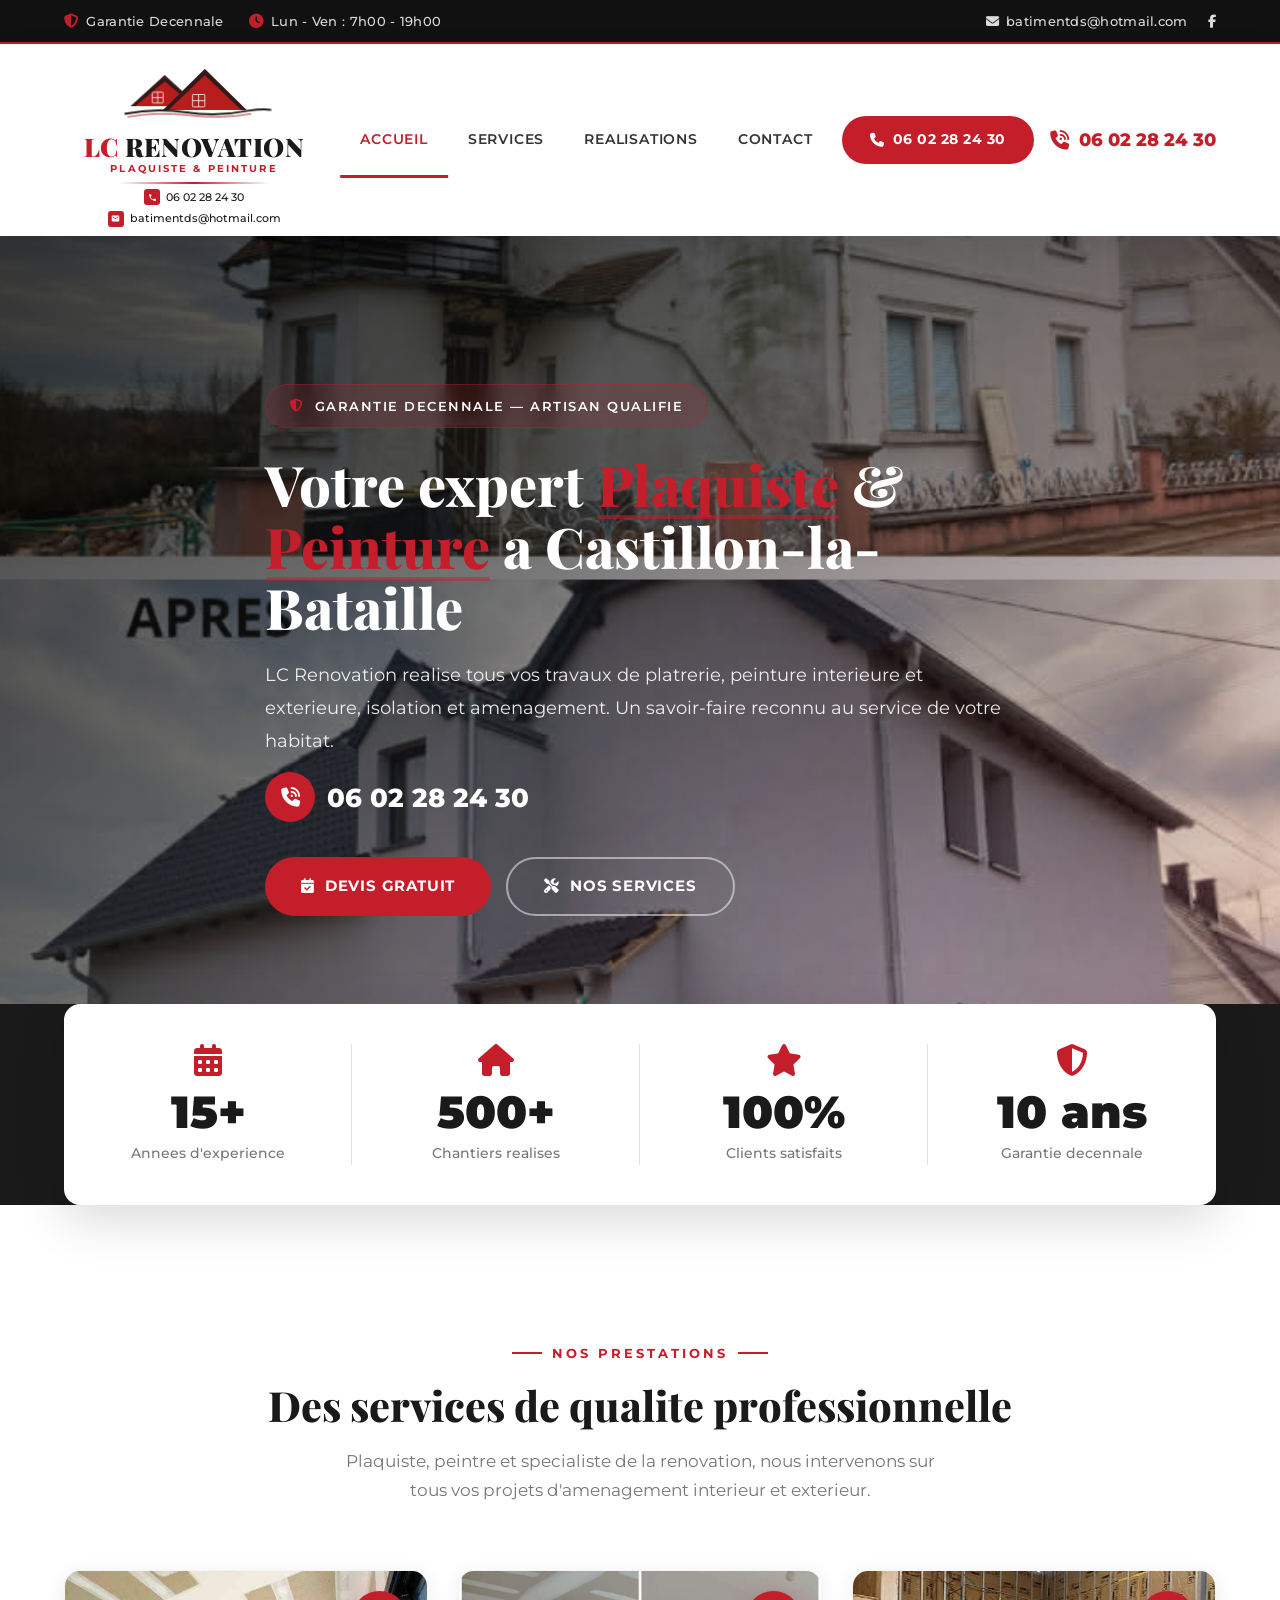
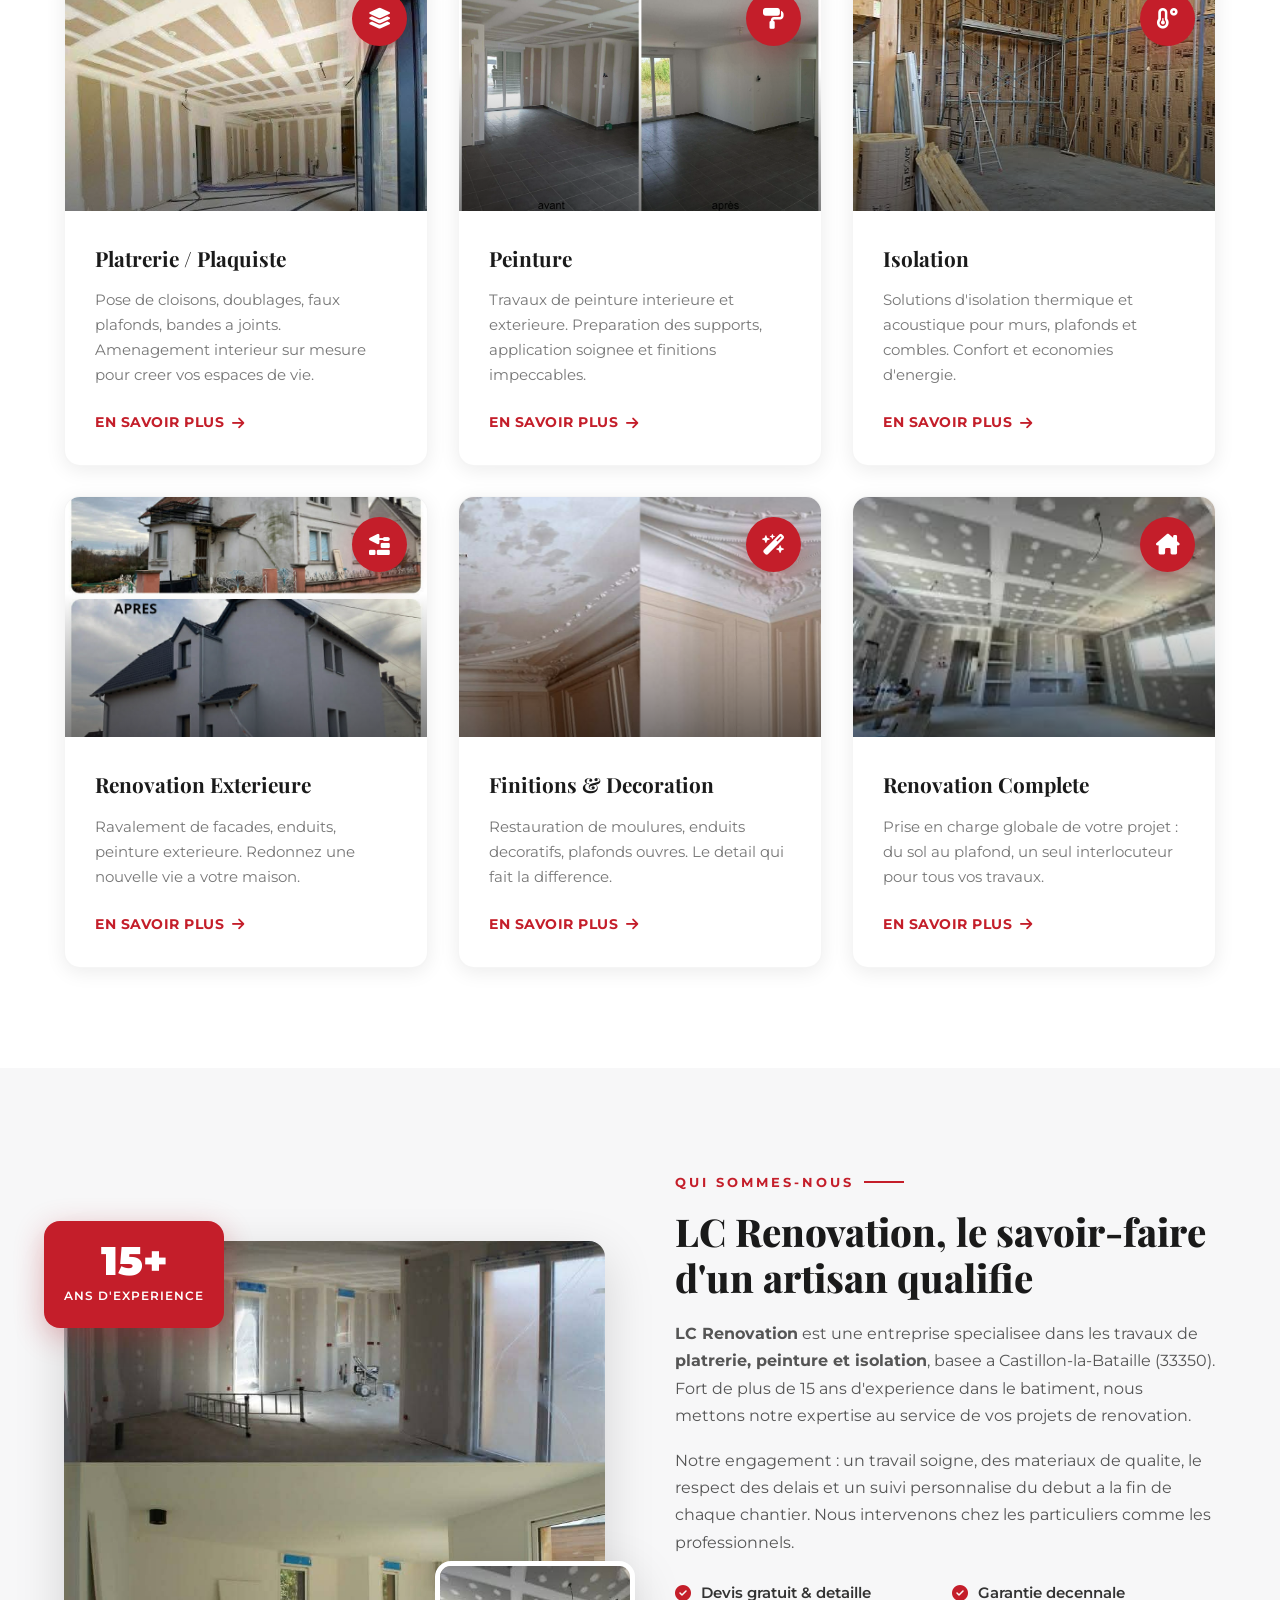
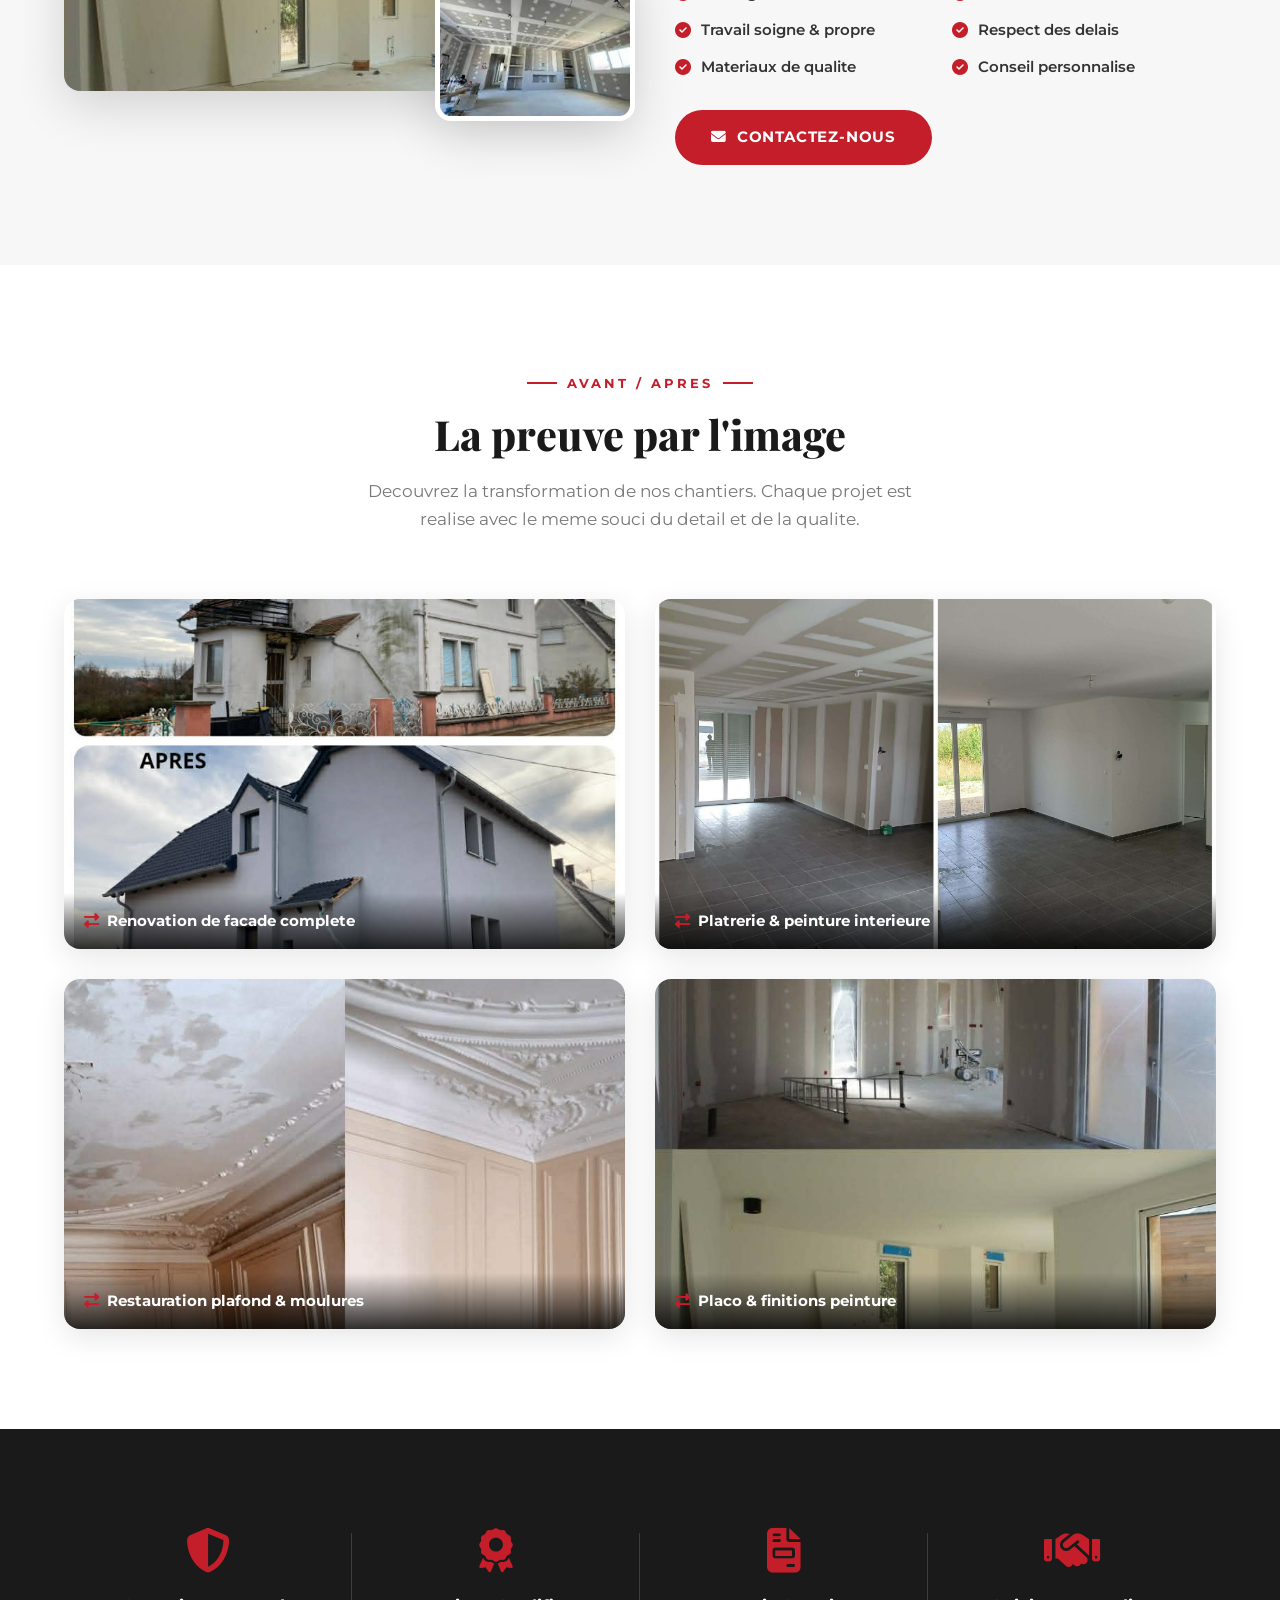
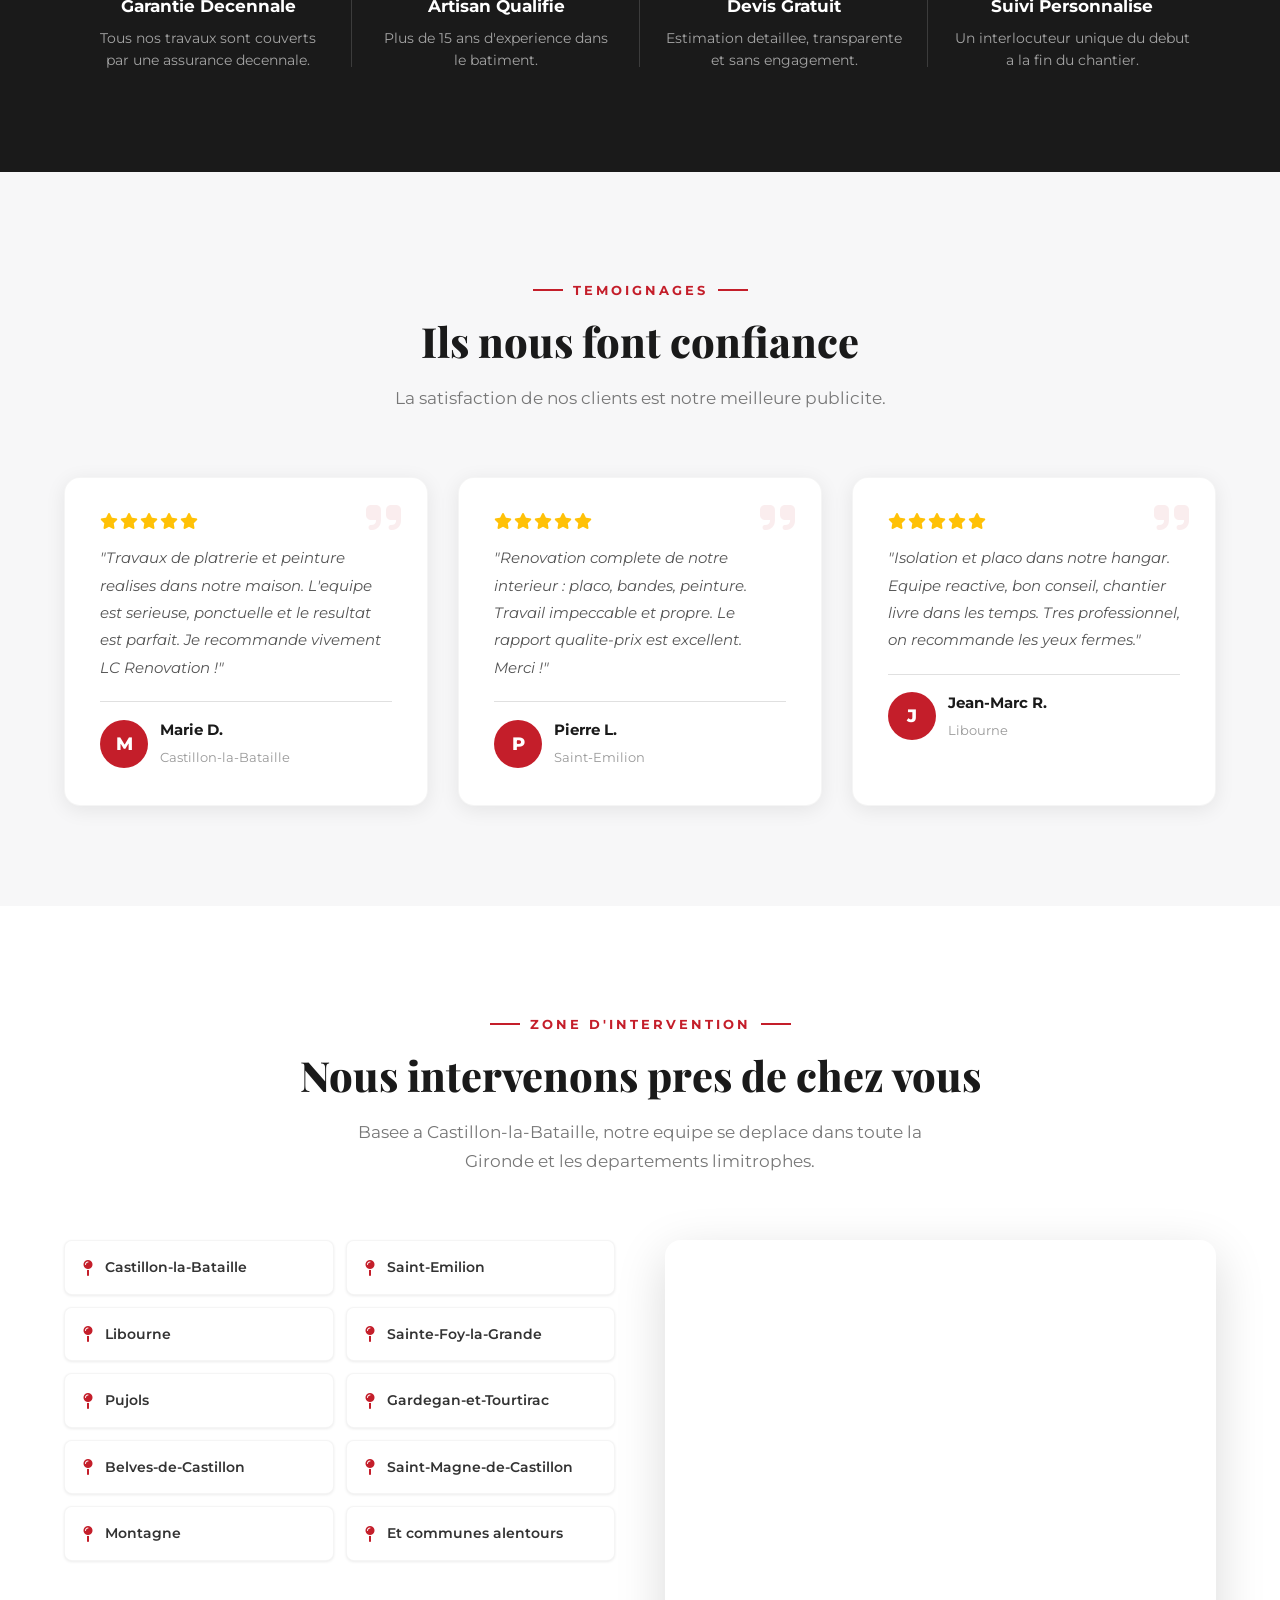
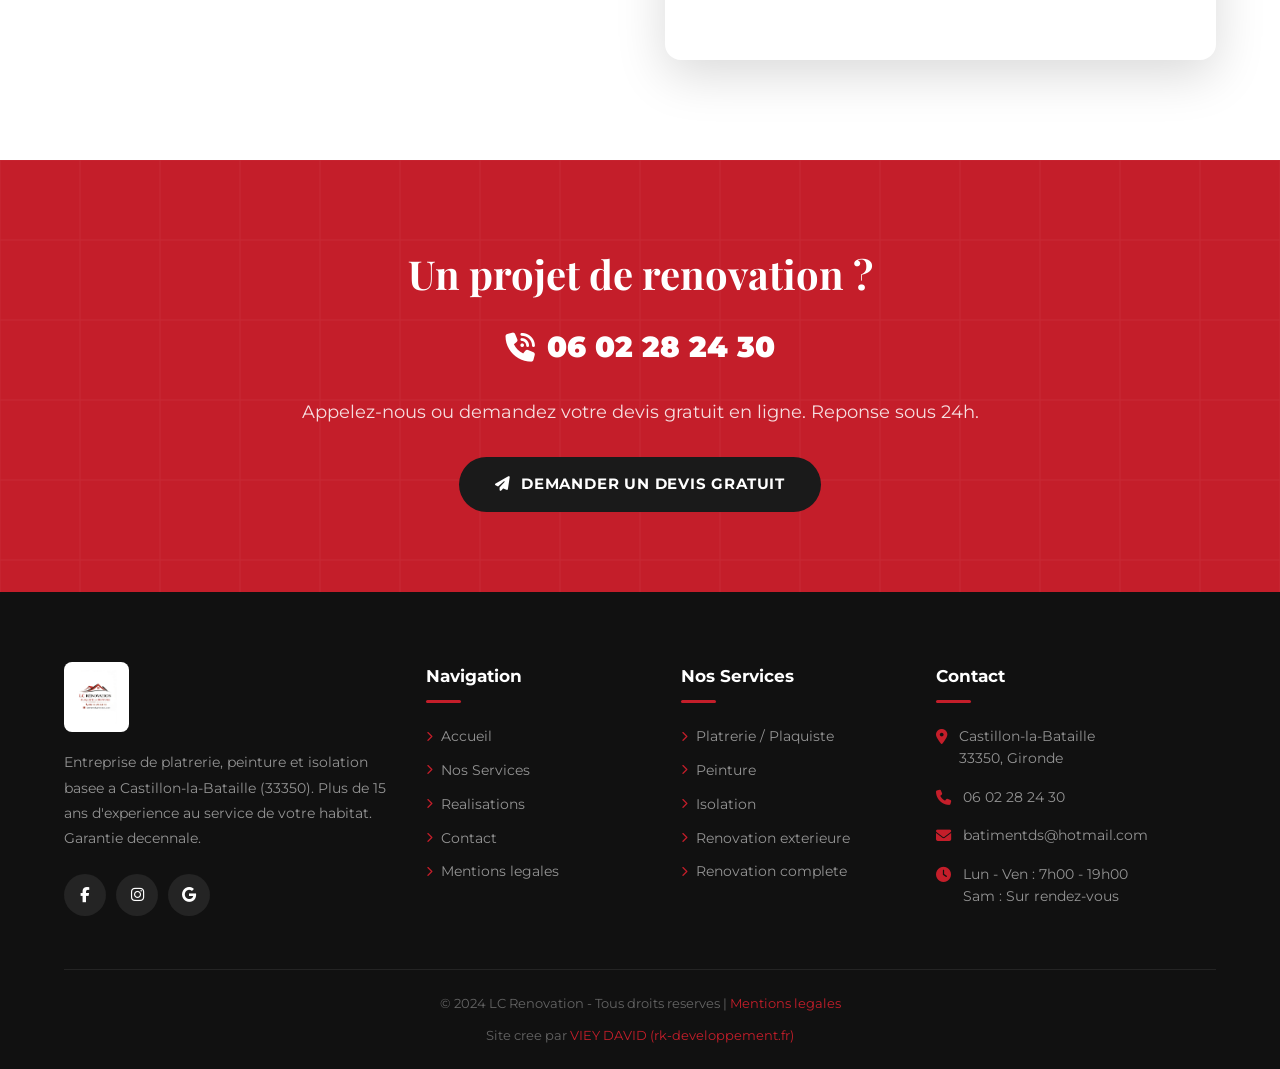
<file: index.html>
<!DOCTYPE html>
<html lang="fr">
<head>
    <meta charset="UTF-8">
    <meta name="viewport" content="width=device-width, initial-scale=1.0">
    <meta name="description" content="LC Renovation - Plaquiste et Peinture a Castillon-la-Bataille (33350). Platrerie, peinture interieure et exterieure, isolation. Devis gratuit. Tel : 06 02 28 24 30">
    <meta name="keywords" content="plaquiste, peinture, renovation, platrerie, isolation, Castillon-la-Bataille, 33350, Gironde, LC Renovation">
    <meta property="og:title" content="LC Renovation - Plaquiste et Peinture - Castillon-la-Bataille">
    <meta property="og:description" content="Plaquiste et peinture a Castillon-la-Bataille. Platrerie, isolation, renovation. Devis gratuit au 06 02 28 24 30.">
    <meta property="og:type" content="website">
    <meta property="og:locale" content="fr_FR">
    <title>LC Renovation | Plaquiste & Peinture - Castillon-la-Bataille (33350)</title>
    <link rel="icon" type="image/x-icon" href="images/favicon.ico">
    <link rel="stylesheet" href="https://cdnjs.cloudflare.com/ajax/libs/font-awesome/6.5.1/css/all.min.css">
    <link rel="stylesheet" href="css/style.css">

    <!-- Google Ads (activer avec votre ID) -->
    <!-- <script async src="https://pagead2.googlesyndication.com/pagead/js/adsbygoogle.js?client=ca-pub-XXXXXXXXXXXXXXXX" crossorigin="anonymous"></script> -->

    <!-- Google Analytics (activer avec votre ID) -->
    <!-- <script async src="https://www.googletagmanager.com/gtag/js?id=G-XXXXXXXXXX"></script>
    <script>
        window.dataLayer = window.dataLayer || [];
        function gtag(){dataLayer.push(arguments);}
        gtag('js', new Date());
        gtag('config', 'G-XXXXXXXXXX');
    </script> -->
</head>
<body>

    <!-- Preloader -->
    <div class="preloader">
        <img src="images/logo.jpg" alt="LC Renovation" class="preloader-logo">
        <div class="preloader-spinner"></div>
    </div>

    <!-- Top Bar -->
    <div class="top-bar">
        <div class="container">
            <div class="top-bar-left">
                <span><i class="fas fa-shield-halved"></i> Garantie Decennale</span>
                <span><i class="fas fa-clock"></i> Lun - Ven : 7h00 - 19h00</span>
            </div>
            <div class="top-bar-right">
                <a href="mailto:batimentds@hotmail.com"><i class="fas fa-envelope"></i> batimentds@hotmail.com</a>
                <a href="https://www.facebook.com/" target="_blank" rel="noopener"><i class="fab fa-facebook-f"></i></a>
            </div>
        </div>
    </div>

    <!-- Header -->
    <header class="header">
        <div class="container">
            <a href="index.html" class="logo">
                <div class="lc-logo">
                    <svg class="lc-icon" viewBox="0 0 220 100" fill="none" xmlns="http://www.w3.org/2000/svg">
                        <g class="roof-left">
                            <polygon points="28,70 72,30 116,70" fill="#b91c1c"/>
                            <polygon points="28,70 72,30 116,70 110,70 72,38 34,70" fill="#1a1a1a" opacity="0.85"/>
                            <rect x="56" y="52" width="14" height="14" rx="1" fill="#b91c1c" stroke="#fff" stroke-width="1"/>
                            <line x1="63" y1="52" x2="63" y2="66" stroke="#fff" stroke-width="1"/>
                            <line x1="56" y1="59" x2="70" y2="59" stroke="#fff" stroke-width="1"/>
                        </g>
                        <g class="roof-right">
                            <polygon points="70,75 124,22 178,75" fill="#b91c1c"/>
                            <polygon points="70,75 124,22 178,75 171,75 124,30 77,75" fill="#1a1a1a" opacity="0.85"/>
                            <rect x="108" y="55" width="16" height="16" rx="1" fill="#b91c1c" stroke="#fff" stroke-width="1"/>
                            <line x1="116" y1="55" x2="116" y2="71" stroke="#fff" stroke-width="1"/>
                            <line x1="108" y1="63" x2="124" y2="63" stroke="#fff" stroke-width="1"/>
                        </g>
                        <path class="roof-wave" d="M20,80 Q60,72 100,78 Q140,84 180,76 Q200,73 210,75" stroke="#1a1a1a" stroke-width="2.5" fill="none" stroke-dasharray="300" stroke-dashoffset="300"/>
                        <path class="roof-wave" d="M24,84 Q64,77 104,82 Q144,87 184,80" stroke="#b91c1c" stroke-width="1.2" fill="none" opacity="0.6" stroke-dasharray="250" stroke-dashoffset="250" style="animation-delay:0.9s"/>
                    </svg>
                    <div class="lc-title"><span class="lc">LC&nbsp;</span><span class="reno">RENOVATION</span></div>
                    <div class="lc-subtitle">Plaquiste &amp; Peinture</div>
                    <div class="lc-divider"></div>
                    <div class="lc-contact">
                        <div class="lc-contact-item"><span class="icon"><svg viewBox="0 0 24 24"><path d="M6.6 10.8c1.4 2.8 3.8 5.1 6.6 6.6l2.2-2.2c.3-.3.7-.4 1-.2 1.1.4 2.3.6 3.6.6.6 0 1 .4 1 1V20c0 .6-.4 1-1 1-9.4 0-17-7.6-17-17 0-.6.4-1 1-1h3.5c.6 0 1 .4 1 1 0 1.3.2 2.5.6 3.6.1.3 0 .7-.2 1L6.6 10.8z"/></svg></span><span>06 02 28 24 30</span></div>
                        <div class="lc-contact-item"><span class="icon"><svg viewBox="0 0 24 24"><path d="M20 4H4c-1.1 0-2 .9-2 2v12c0 1.1.9 2 2 2h16c1.1 0 2-.9 2-2V6c0-1.1-.9-2-2-2zm0 4l-8 5-8-5V6l8 5 8-5v2z"/></svg></span><span>batimentds@hotmail.com</span></div>
                    </div>
                </div>
            </a>

            <nav class="nav-menu">
                <a href="index.html" class="active">Accueil</a>
                <a href="services.html">Services</a>
                <a href="galerie.html">Realisations</a>
                <a href="contact.html">Contact</a>
                <a href="tel:+33602282430" class="nav-cta"><i class="fas fa-phone"></i> 06 02 28 24 30</a>
            </nav>

            <a href="tel:+33602282430" class="header-phone">
                <i class="fas fa-phone-volume"></i>
                <span>06 02 28 24 30</span>
            </a>

            <div class="hamburger">
                <span></span><span></span><span></span>
            </div>
        </div>
    </header>

    <div class="nav-overlay"></div>

    <!-- ==================== HERO ==================== -->
    <section class="hero">
        <div class="hero-slider">
            <div class="hero-slide active">
                <img src="images/hero-avant-apres.jpg" alt="Renovation facade avant apres">
            </div>
            <div class="hero-slide">
                <img src="images/galerie-platrerie.jpg" alt="Travaux de platrerie">
            </div>
            <div class="hero-slide">
                <img src="images/galerie-placo-peinture.jpg" alt="Placo et peinture">
            </div>
        </div>
        <div class="hero-overlay"></div>

        <div class="container">
            <div class="hero-content">
                <div class="hero-badge">
                    <i class="fas fa-shield-halved"></i>
                    Garantie Decennale &mdash; Artisan qualifie
                </div>
                <h1>Votre expert <span>Plaquiste</span> & <span>Peinture</span> a Castillon-la-Bataille</h1>
                <p class="hero-subtitle">LC Renovation realise tous vos travaux de platrerie, peinture interieure et exterieure, isolation et amenagement. Un savoir-faire reconnu au service de votre habitat.</p>
                <a href="tel:+33602282430" class="hero-phone">
                    <i class="fas fa-phone-volume"></i>
                    06 02 28 24 30
                </a>
                <div class="hero-buttons">
                    <a href="contact.html" class="btn btn-red">
                        <i class="fas fa-calendar-check"></i> Devis gratuit
                    </a>
                    <a href="services.html" class="btn btn-outline-white">
                        <i class="fas fa-tools"></i> Nos services
                    </a>
                </div>
            </div>
        </div>

        <div class="hero-scroll">
            <i class="fas fa-chevron-down"></i>
        </div>
    </section>

    <!-- ==================== STATS ==================== -->
    <div class="stats-band">
        <div class="container">
            <div class="stats-grid">
                <div class="stat-item">
                    <i class="fas fa-calendar-alt"></i>
                    <span class="stat-number" data-count="15" data-suffix="+">0</span>
                    <div class="stat-label">Annees d'experience</div>
                </div>
                <div class="stat-item">
                    <i class="fas fa-home"></i>
                    <span class="stat-number" data-count="500" data-suffix="+">0</span>
                    <div class="stat-label">Chantiers realises</div>
                </div>
                <div class="stat-item">
                    <i class="fas fa-star"></i>
                    <span class="stat-number" data-count="100" data-suffix="%">0</span>
                    <div class="stat-label">Clients satisfaits</div>
                </div>
                <div class="stat-item">
                    <i class="fas fa-shield-halved"></i>
                    <span class="stat-number" data-count="10" data-suffix=" ans">0</span>
                    <div class="stat-label">Garantie decennale</div>
                </div>
            </div>
        </div>
    </div>

    <!-- ==================== SERVICES ==================== -->
    <section class="section" id="services" style="padding-top:130px;">
        <div class="container">
            <div class="section-header fade-in">
                <div class="overline">Nos Prestations</div>
                <h2>Des services de qualite professionnelle</h2>
                <p>Plaquiste, peintre et specialiste de la renovation, nous intervenons sur tous vos projets d'amenagement interieur et exterieur.</p>
            </div>
            <div class="services-grid">
                <div class="service-card fade-in">
                    <div class="service-card-img">
                        <img src="images/galerie-platrerie.jpg" alt="Platrerie et plaquiste">
                        <div class="overlay"></div>
                        <div class="service-card-icon"><i class="fas fa-layer-group"></i></div>
                    </div>
                    <div class="service-card-body">
                        <h3>Platrerie / Plaquiste</h3>
                        <p>Pose de cloisons, doublages, faux plafonds, bandes a joints. Amenagement interieur sur mesure pour creer vos espaces de vie.</p>
                        <a href="services.html#platrerie" class="btn-link">En savoir plus <i class="fas fa-arrow-right"></i></a>
                    </div>
                </div>
                <div class="service-card fade-in">
                    <div class="service-card-img">
                        <img src="images/galerie-avant-apres-interieur.jpg" alt="Peinture interieure et exterieure">
                        <div class="overlay"></div>
                        <div class="service-card-icon"><i class="fas fa-paint-roller"></i></div>
                    </div>
                    <div class="service-card-body">
                        <h3>Peinture</h3>
                        <p>Travaux de peinture interieure et exterieure. Preparation des supports, application soignee et finitions impeccables.</p>
                        <a href="services.html#peinture" class="btn-link">En savoir plus <i class="fas fa-arrow-right"></i></a>
                    </div>
                </div>
                <div class="service-card fade-in">
                    <div class="service-card-img">
                        <img src="images/galerie-isolation.jpg" alt="Isolation thermique">
                        <div class="overlay"></div>
                        <div class="service-card-icon"><i class="fas fa-temperature-low"></i></div>
                    </div>
                    <div class="service-card-body">
                        <h3>Isolation</h3>
                        <p>Solutions d'isolation thermique et acoustique pour murs, plafonds et combles. Confort et economies d'energie.</p>
                        <a href="services.html#isolation" class="btn-link">En savoir plus <i class="fas fa-arrow-right"></i></a>
                    </div>
                </div>
                <div class="service-card fade-in">
                    <div class="service-card-img">
                        <img src="images/hero-avant-apres.jpg" alt="Renovation facade">
                        <div class="overlay"></div>
                        <div class="service-card-icon"><i class="fas fa-trowel-bricks"></i></div>
                    </div>
                    <div class="service-card-body">
                        <h3>Renovation Exterieure</h3>
                        <p>Ravalement de facades, enduits, peinture exterieure. Redonnez une nouvelle vie a votre maison.</p>
                        <a href="services.html#exterieur" class="btn-link">En savoir plus <i class="fas fa-arrow-right"></i></a>
                    </div>
                </div>
                <div class="service-card fade-in">
                    <div class="service-card-img">
                        <img src="images/galerie-plafond-moulures.jpg" alt="Renovation plafonds">
                        <div class="overlay"></div>
                        <div class="service-card-icon"><i class="fas fa-wand-magic-sparkles"></i></div>
                    </div>
                    <div class="service-card-body">
                        <h3>Finitions & Decoration</h3>
                        <p>Restauration de moulures, enduits decoratifs, plafonds ouvres. Le detail qui fait la difference.</p>
                        <a href="services.html#finitions" class="btn-link">En savoir plus <i class="fas fa-arrow-right"></i></a>
                    </div>
                </div>
                <div class="service-card fade-in">
                    <div class="service-card-img">
                        <img src="images/galerie-placo-plafond.jpg" alt="Renovation complete">
                        <div class="overlay"></div>
                        <div class="service-card-icon"><i class="fas fa-house-chimney"></i></div>
                    </div>
                    <div class="service-card-body">
                        <h3>Renovation Complete</h3>
                        <p>Prise en charge globale de votre projet : du sol au plafond, un seul interlocuteur pour tous vos travaux.</p>
                        <a href="services.html#renovation" class="btn-link">En savoir plus <i class="fas fa-arrow-right"></i></a>
                    </div>
                </div>
            </div>
        </div>
    </section>

    <!-- ==================== A PROPOS ==================== -->
    <section class="section section-light" id="about">
        <div class="container">
            <div class="about-grid">
                <div class="about-images fade-in-left">
                    <div class="about-badge">
                        <span class="number">15+</span>
                        <span class="text">ans d'experience</span>
                    </div>
                    <div class="about-img-main">
                        <img src="images/galerie-placo-peinture.jpg" alt="LC Renovation - Equipe au travail">
                    </div>
                    <div class="about-img-float">
                        <img src="images/galerie-placo-plafond.jpg" alt="Chantier placo">
                    </div>
                </div>
                <div class="about-content fade-in-right">
                    <div class="overline">Qui sommes-nous</div>
                    <h2>LC Renovation, le savoir-faire d'un artisan qualifie</h2>
                    <p><strong>LC Renovation</strong> est une entreprise specialisee dans les travaux de <strong>platrerie, peinture et isolation</strong>, basee a Castillon-la-Bataille (33350). Fort de plus de 15 ans d'experience dans le batiment, nous mettons notre expertise au service de vos projets de renovation.</p>
                    <p>Notre engagement : un travail soigne, des materiaux de qualite, le respect des delais et un suivi personnalise du debut a la fin de chaque chantier. Nous intervenons chez les particuliers comme les professionnels.</p>
                    <ul class="about-list">
                        <li><i class="fas fa-check-circle"></i> Devis gratuit & detaille</li>
                        <li><i class="fas fa-check-circle"></i> Garantie decennale</li>
                        <li><i class="fas fa-check-circle"></i> Travail soigne & propre</li>
                        <li><i class="fas fa-check-circle"></i> Respect des delais</li>
                        <li><i class="fas fa-check-circle"></i> Materiaux de qualite</li>
                        <li><i class="fas fa-check-circle"></i> Conseil personnalise</li>
                    </ul>
                    <a href="contact.html" class="btn btn-red"><i class="fas fa-envelope"></i> Contactez-nous</a>
                </div>
            </div>
        </div>
    </section>

    <!-- ==================== AVANT / APRES ==================== -->
    <section class="section" id="avant-apres">
        <div class="container">
            <div class="section-header fade-in">
                <div class="overline">Avant / Apres</div>
                <h2>La preuve par l'image</h2>
                <p>Decouvrez la transformation de nos chantiers. Chaque projet est realise avec le meme souci du detail et de la qualite.</p>
            </div>
            <div class="avant-apres-grid">
                <div class="avant-apres-card fade-in">
                    <img src="images/hero-avant-apres.jpg" alt="Renovation facade avant apres">
                    <div class="avant-apres-label"><i class="fas fa-exchange-alt"></i> Renovation de facade complete</div>
                </div>
                <div class="avant-apres-card fade-in">
                    <img src="images/galerie-avant-apres-interieur.jpg" alt="Renovation interieur avant apres">
                    <div class="avant-apres-label"><i class="fas fa-exchange-alt"></i> Platrerie & peinture interieure</div>
                </div>
                <div class="avant-apres-card fade-in">
                    <img src="images/galerie-plafond-moulures.jpg" alt="Restauration plafond moulures">
                    <div class="avant-apres-label"><i class="fas fa-exchange-alt"></i> Restauration plafond & moulures</div>
                </div>
                <div class="avant-apres-card fade-in">
                    <img src="images/galerie-placo-peinture.jpg" alt="Placo et peinture avant apres">
                    <div class="avant-apres-label"><i class="fas fa-exchange-alt"></i> Placo & finitions peinture</div>
                </div>
            </div>
        </div>
    </section>

    <!-- ==================== CERTIFICATIONS ==================== -->
    <section class="section-dark" style="padding:60px 0;">
        <div class="container">
            <div class="certif-grid">
                <div class="certif-item fade-in">
                    <i class="fas fa-shield-halved"></i>
                    <h4>Garantie Decennale</h4>
                    <p>Tous nos travaux sont couverts par une assurance decennale.</p>
                </div>
                <div class="certif-item fade-in">
                    <i class="fas fa-award"></i>
                    <h4>Artisan Qualifie</h4>
                    <p>Plus de 15 ans d'experience dans le batiment.</p>
                </div>
                <div class="certif-item fade-in">
                    <i class="fas fa-file-invoice"></i>
                    <h4>Devis Gratuit</h4>
                    <p>Estimation detaillee, transparente et sans engagement.</p>
                </div>
                <div class="certif-item fade-in">
                    <i class="fas fa-handshake"></i>
                    <h4>Suivi Personnalise</h4>
                    <p>Un interlocuteur unique du debut a la fin du chantier.</p>
                </div>
            </div>
        </div>
    </section>

    <!-- ==================== TEMOIGNAGES ==================== -->
    <section class="section section-light" id="avis">
        <div class="container">
            <div class="section-header fade-in">
                <div class="overline">Temoignages</div>
                <h2>Ils nous font confiance</h2>
                <p>La satisfaction de nos clients est notre meilleure publicite.</p>
            </div>
            <div class="testimonials-grid">
                <div class="testimonial-card fade-in">
                    <i class="fas fa-quote-right quote-icon"></i>
                    <div class="stars">
                        <i class="fas fa-star"></i><i class="fas fa-star"></i><i class="fas fa-star"></i><i class="fas fa-star"></i><i class="fas fa-star"></i>
                    </div>
                    <p>"Travaux de platrerie et peinture realises dans notre maison. L'equipe est serieuse, ponctuelle et le resultat est parfait. Je recommande vivement LC Renovation !"</p>
                    <div class="author">
                        <div class="author-avatar">M</div>
                        <div class="author-info">
                            <strong>Marie D.</strong>
                            <span>Castillon-la-Bataille</span>
                        </div>
                    </div>
                </div>
                <div class="testimonial-card fade-in">
                    <i class="fas fa-quote-right quote-icon"></i>
                    <div class="stars">
                        <i class="fas fa-star"></i><i class="fas fa-star"></i><i class="fas fa-star"></i><i class="fas fa-star"></i><i class="fas fa-star"></i>
                    </div>
                    <p>"Renovation complete de notre interieur : placo, bandes, peinture. Travail impeccable et propre. Le rapport qualite-prix est excellent. Merci !"</p>
                    <div class="author">
                        <div class="author-avatar">P</div>
                        <div class="author-info">
                            <strong>Pierre L.</strong>
                            <span>Saint-Emilion</span>
                        </div>
                    </div>
                </div>
                <div class="testimonial-card fade-in">
                    <i class="fas fa-quote-right quote-icon"></i>
                    <div class="stars">
                        <i class="fas fa-star"></i><i class="fas fa-star"></i><i class="fas fa-star"></i><i class="fas fa-star"></i><i class="fas fa-star"></i>
                    </div>
                    <p>"Isolation et placo dans notre hangar. Equipe reactive, bon conseil, chantier livre dans les temps. Tres professionnel, on recommande les yeux fermes."</p>
                    <div class="author">
                        <div class="author-avatar">J</div>
                        <div class="author-info">
                            <strong>Jean-Marc R.</strong>
                            <span>Libourne</span>
                        </div>
                    </div>
                </div>
            </div>
        </div>
    </section>

    <!-- ==================== ZONE D'INTERVENTION ==================== -->
    <section class="section" id="zone">
        <div class="container">
            <div class="section-header fade-in">
                <div class="overline">Zone d'intervention</div>
                <h2>Nous intervenons pres de chez vous</h2>
                <p>Basee a Castillon-la-Bataille, notre equipe se deplace dans toute la Gironde et les departements limitrophes.</p>
            </div>
            <div class="zone-grid">
                <div class="fade-in-left">
                    <div class="zone-list">
                        <div class="zone-item"><i class="fas fa-map-pin"></i> Castillon-la-Bataille</div>
                        <div class="zone-item"><i class="fas fa-map-pin"></i> Saint-Emilion</div>
                        <div class="zone-item"><i class="fas fa-map-pin"></i> Libourne</div>
                        <div class="zone-item"><i class="fas fa-map-pin"></i> Sainte-Foy-la-Grande</div>
                        <div class="zone-item"><i class="fas fa-map-pin"></i> Pujols</div>
                        <div class="zone-item"><i class="fas fa-map-pin"></i> Gardegan-et-Tourtirac</div>
                        <div class="zone-item"><i class="fas fa-map-pin"></i> Belves-de-Castillon</div>
                        <div class="zone-item"><i class="fas fa-map-pin"></i> Saint-Magne-de-Castillon</div>
                        <div class="zone-item"><i class="fas fa-map-pin"></i> Montagne</div>
                        <div class="zone-item"><i class="fas fa-map-pin"></i> Et communes alentours</div>
                    </div>
                </div>
                <div class="zone-map fade-in-right">
                    <iframe
                        src="https://www.google.com/maps/embed?pb=!1m18!1m12!1m3!1d22656.68!2d-0.0447!3d44.8519!2m3!1f0!2f0!3f0!3m2!1i1024!2i768!4f13.1!3m3!1m2!1s0xd5541e12ccb9a1d%3A0x40665174813d340!2s33350%20Castillon-la-Bataille!5e0!3m2!1sfr!2sfr!4v1"
                        allowfullscreen="" loading="lazy"
                        referrerpolicy="no-referrer-when-downgrade"
                        title="LC Renovation - Castillon-la-Bataille 33350">
                    </iframe>
                </div>
            </div>
        </div>
    </section>

    <!-- ==================== CTA ==================== -->
    <section class="cta-section">
        <div class="container">
            <h2>Un projet de renovation ?</h2>
            <div class="cta-phone">
                <i class="fas fa-phone-volume"></i> 06 02 28 24 30
            </div>
            <p>Appelez-nous ou demandez votre devis gratuit en ligne. Reponse sous 24h.</p>
            <a href="contact.html" class="btn btn-dark"><i class="fas fa-paper-plane"></i> Demander un devis gratuit</a>
        </div>
    </section>

    <!-- ==================== FOOTER ==================== -->
    <footer class="footer">
        <div class="container">
            <div class="footer-grid">
                <div class="footer-col footer-about">
                    <div class="footer-logo">
                        <img src="images/logo.jpg" alt="LC Renovation">
                    </div>
                    <p>Entreprise de platrerie, peinture et isolation basee a Castillon-la-Bataille (33350). Plus de 15 ans d'experience au service de votre habitat. Garantie decennale.</p>
                    <div class="footer-socials">
                        <a href="https://www.facebook.com/" target="_blank" rel="noopener" aria-label="Facebook"><i class="fab fa-facebook-f"></i></a>
                        <a href="https://www.instagram.com/" target="_blank" rel="noopener" aria-label="Instagram"><i class="fab fa-instagram"></i></a>
                        <a href="https://www.google.com/maps" target="_blank" rel="noopener" aria-label="Google"><i class="fab fa-google"></i></a>
                    </div>
                </div>
                <div class="footer-col">
                    <h4>Navigation</h4>
                    <ul class="footer-links">
                        <li><a href="index.html"><i class="fas fa-chevron-right"></i> Accueil</a></li>
                        <li><a href="services.html"><i class="fas fa-chevron-right"></i> Nos Services</a></li>
                        <li><a href="galerie.html"><i class="fas fa-chevron-right"></i> Realisations</a></li>
                        <li><a href="contact.html"><i class="fas fa-chevron-right"></i> Contact</a></li>
                        <li><a href="mentions-legales.html"><i class="fas fa-chevron-right"></i> Mentions legales</a></li>
                    </ul>
                </div>
                <div class="footer-col">
                    <h4>Nos Services</h4>
                    <ul class="footer-links">
                        <li><a href="services.html#platrerie"><i class="fas fa-chevron-right"></i> Platrerie / Plaquiste</a></li>
                        <li><a href="services.html#peinture"><i class="fas fa-chevron-right"></i> Peinture</a></li>
                        <li><a href="services.html#isolation"><i class="fas fa-chevron-right"></i> Isolation</a></li>
                        <li><a href="services.html#exterieur"><i class="fas fa-chevron-right"></i> Renovation exterieure</a></li>
                        <li><a href="services.html#renovation"><i class="fas fa-chevron-right"></i> Renovation complete</a></li>
                    </ul>
                </div>
                <div class="footer-col">
                    <h4>Contact</h4>
                    <ul class="footer-contact">
                        <li><i class="fas fa-map-marker-alt"></i> Castillon-la-Bataille<br>33350, Gironde</li>
                        <li><i class="fas fa-phone"></i> <a href="tel:+33602282430">06 02 28 24 30</a></li>
                        <li><i class="fas fa-envelope"></i> <a href="mailto:batimentds@hotmail.com">batimentds@hotmail.com</a></li>
                        <li><i class="fas fa-clock"></i> Lun - Ven : 7h00 - 19h00<br>Sam : Sur rendez-vous</li>
                    </ul>
                </div>
            </div>
            <div class="footer-bottom">
                <p>&copy; 2024 LC Renovation - Tous droits reserves | <a href="mentions-legales.html">Mentions legales</a></p>
                <p class="footer-credits">Site cree par <a href="https://rk-developpement.fr" target="_blank" rel="noopener">VIEY DAVID (rk-developpement.fr)</a></p>
            </div>
        </div>
    </footer>

    <button class="scroll-top" aria-label="Retour en haut"><i class="fas fa-arrow-up"></i></button>

    <script src="js/main.js"></script>
</body>
</html>
</file>
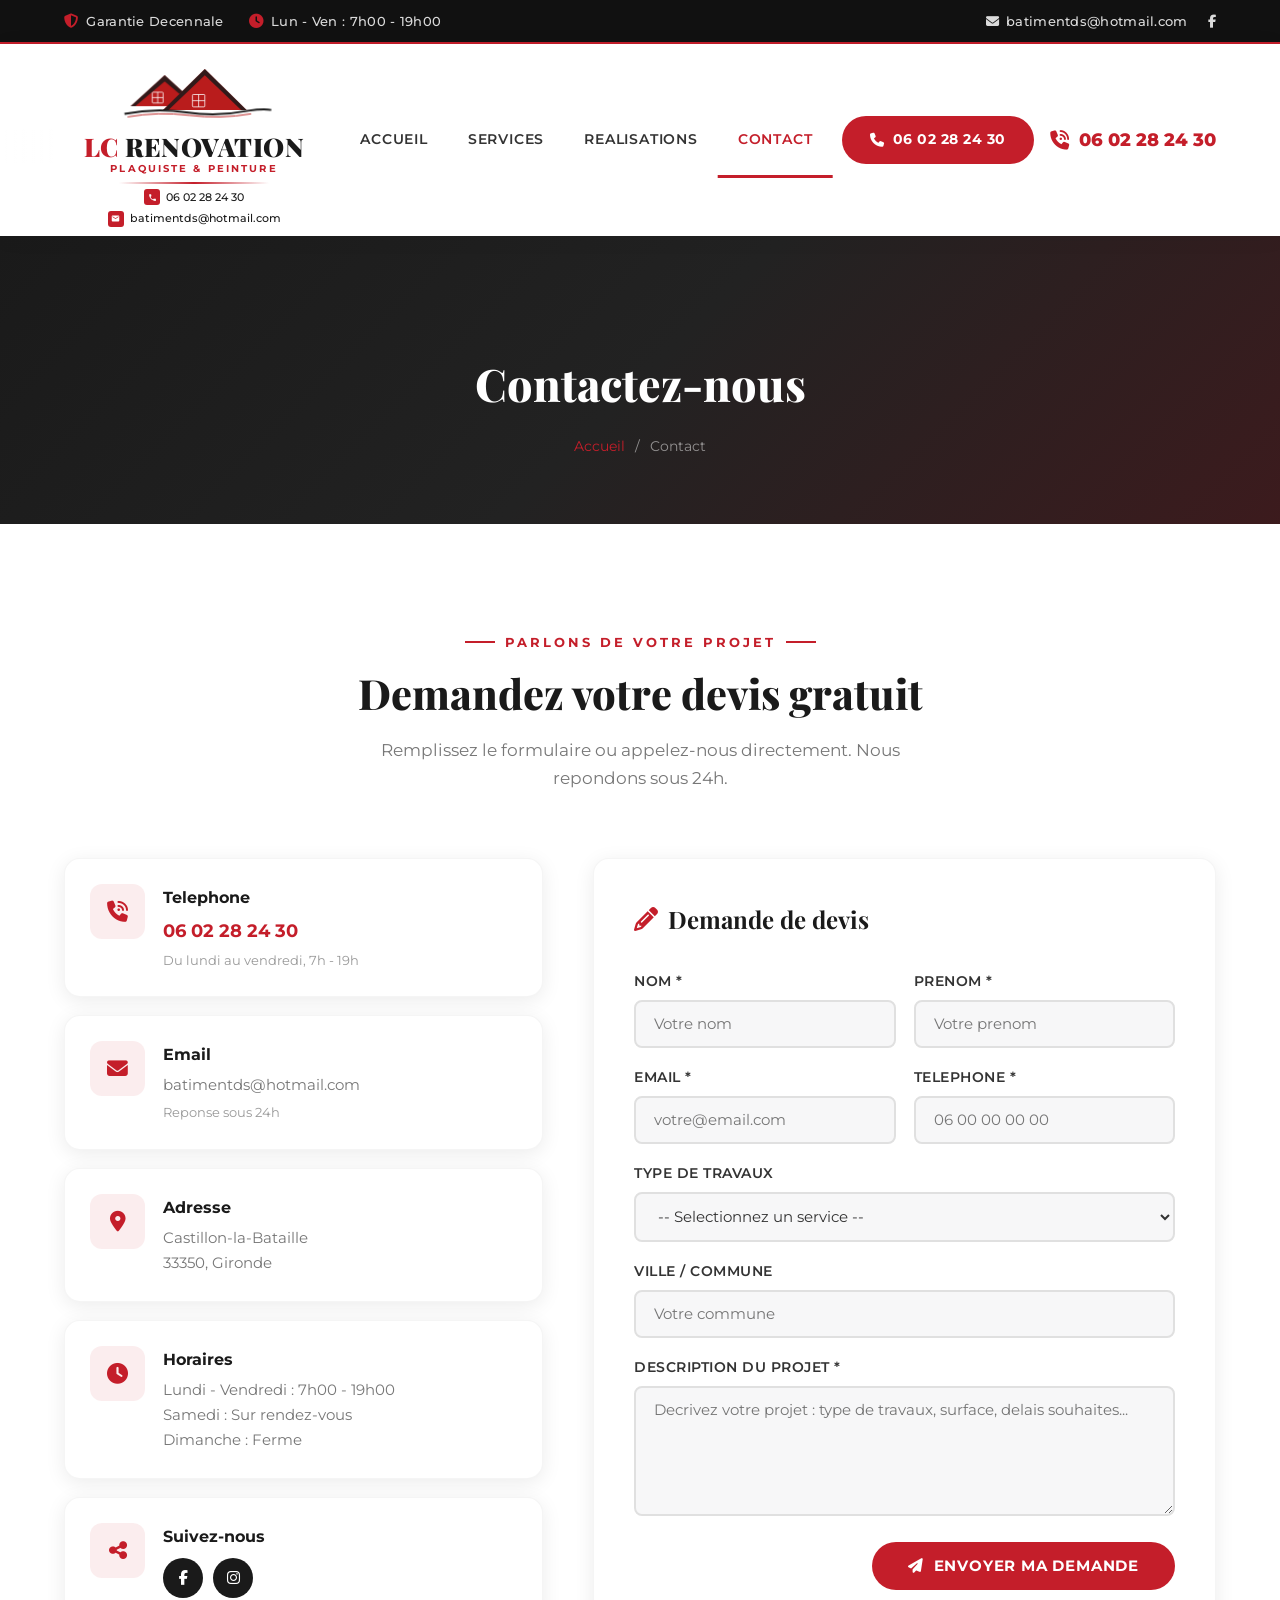
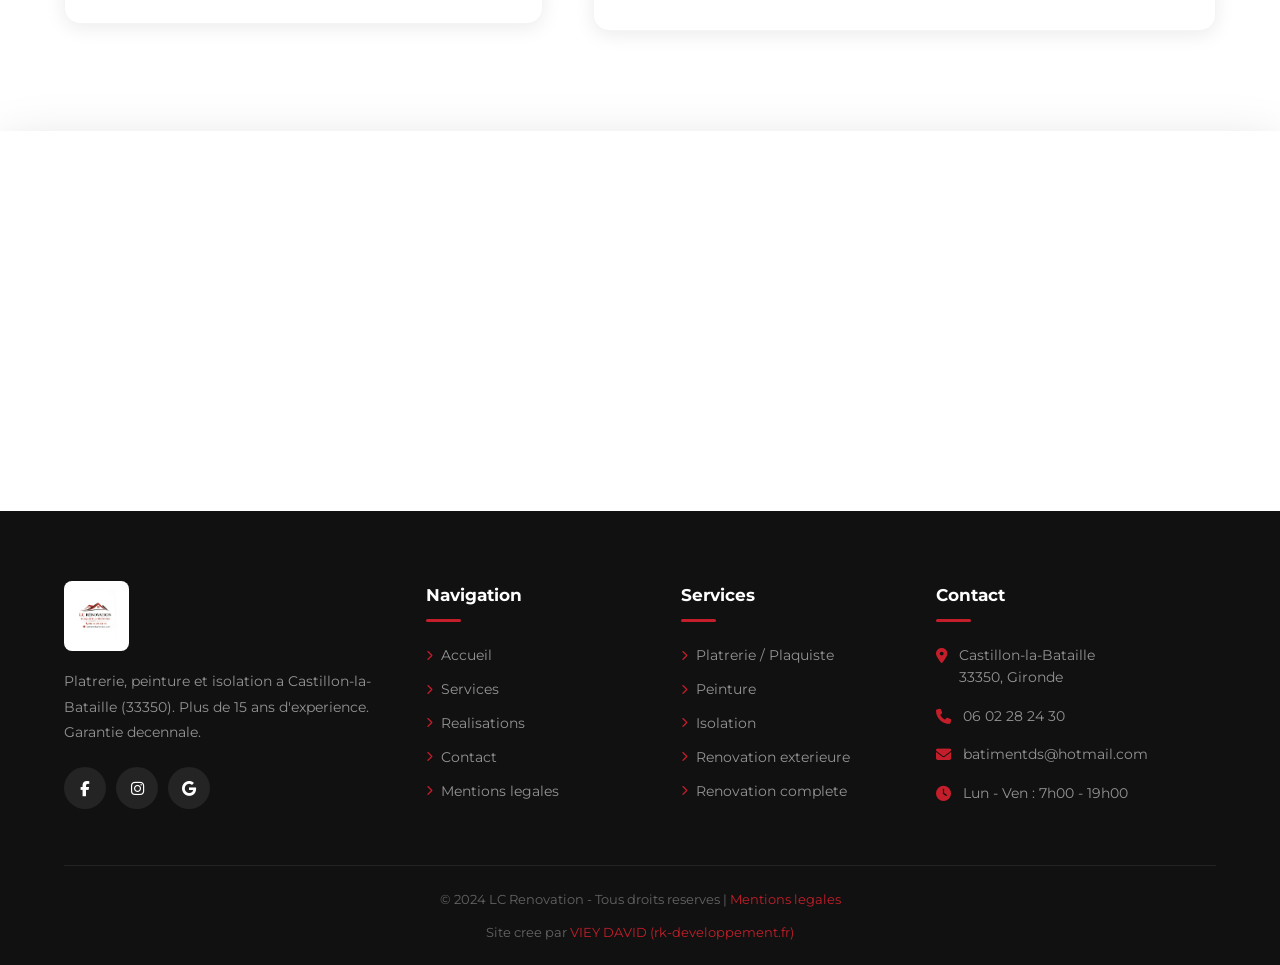
<file: contact.html>
<!DOCTYPE html>
<html lang="fr">
<head>
    <meta charset="UTF-8">
    <meta name="viewport" content="width=device-width, initial-scale=1.0">
    <meta name="description" content="Contactez LC Renovation pour un devis gratuit. Plaquiste, peinture, isolation a Castillon-la-Bataille (33350). Tel : 06 02 28 24 30.">
    <title>Contact | LC Renovation - Plaquiste & Peinture - Castillon-la-Bataille</title>
    <link rel="icon" type="image/x-icon" href="images/favicon.ico">
    <link rel="stylesheet" href="https://cdnjs.cloudflare.com/ajax/libs/font-awesome/6.5.1/css/all.min.css">
    <link rel="stylesheet" href="css/style.css">
</head>
<body>

    <div class="preloader">
        <img src="images/logo.jpg" alt="LC Renovation" class="preloader-logo">
        <div class="preloader-spinner"></div>
    </div>

    <div class="top-bar">
        <div class="container">
            <div class="top-bar-left">
                <span><i class="fas fa-shield-halved"></i> Garantie Decennale</span>
                <span><i class="fas fa-clock"></i> Lun - Ven : 7h00 - 19h00</span>
            </div>
            <div class="top-bar-right">
                <a href="mailto:batimentds@hotmail.com"><i class="fas fa-envelope"></i> batimentds@hotmail.com</a>
                <a href="https://www.facebook.com/" target="_blank" rel="noopener"><i class="fab fa-facebook-f"></i></a>
            </div>
        </div>
    </div>

    <header class="header">
        <div class="container">
            <a href="index.html" class="logo">
                <div class="lc-logo">
                    <svg class="lc-icon" viewBox="0 0 220 100" fill="none" xmlns="http://www.w3.org/2000/svg">
                        <g class="roof-left"><polygon points="28,70 72,30 116,70" fill="#b91c1c"/><polygon points="28,70 72,30 116,70 110,70 72,38 34,70" fill="#1a1a1a" opacity="0.85"/><rect x="56" y="52" width="14" height="14" rx="1" fill="#b91c1c" stroke="#fff" stroke-width="1"/><line x1="63" y1="52" x2="63" y2="66" stroke="#fff" stroke-width="1"/><line x1="56" y1="59" x2="70" y2="59" stroke="#fff" stroke-width="1"/></g>
                        <g class="roof-right"><polygon points="70,75 124,22 178,75" fill="#b91c1c"/><polygon points="70,75 124,22 178,75 171,75 124,30 77,75" fill="#1a1a1a" opacity="0.85"/><rect x="108" y="55" width="16" height="16" rx="1" fill="#b91c1c" stroke="#fff" stroke-width="1"/><line x1="116" y1="55" x2="116" y2="71" stroke="#fff" stroke-width="1"/><line x1="108" y1="63" x2="124" y2="63" stroke="#fff" stroke-width="1"/></g>
                        <path class="roof-wave" d="M20,80 Q60,72 100,78 Q140,84 180,76 Q200,73 210,75" stroke="#1a1a1a" stroke-width="2.5" fill="none" stroke-dasharray="300" stroke-dashoffset="300"/>
                        <path class="roof-wave" d="M24,84 Q64,77 104,82 Q144,87 184,80" stroke="#b91c1c" stroke-width="1.2" fill="none" opacity="0.6" stroke-dasharray="250" stroke-dashoffset="250" style="animation-delay:0.9s"/>
                    </svg>
                    <div class="lc-title"><span class="lc">LC&nbsp;</span><span class="reno">RENOVATION</span></div>
                    <div class="lc-subtitle">Plaquiste &amp; Peinture</div>
                    <div class="lc-divider"></div>
                    <div class="lc-contact">
                        <div class="lc-contact-item"><span class="icon"><svg viewBox="0 0 24 24"><path d="M6.6 10.8c1.4 2.8 3.8 5.1 6.6 6.6l2.2-2.2c.3-.3.7-.4 1-.2 1.1.4 2.3.6 3.6.6.6 0 1 .4 1 1V20c0 .6-.4 1-1 1-9.4 0-17-7.6-17-17 0-.6.4-1 1-1h3.5c.6 0 1 .4 1 1 0 1.3.2 2.5.6 3.6.1.3 0 .7-.2 1L6.6 10.8z"/></svg></span><span>06 02 28 24 30</span></div>
                        <div class="lc-contact-item"><span class="icon"><svg viewBox="0 0 24 24"><path d="M20 4H4c-1.1 0-2 .9-2 2v12c0 1.1.9 2 2 2h16c1.1 0 2-.9 2-2V6c0-1.1-.9-2-2-2zm0 4l-8 5-8-5V6l8 5 8-5v2z"/></svg></span><span>batimentds@hotmail.com</span></div>
                    </div>
                </div>
            </a>
            <nav class="nav-menu">
                <a href="index.html">Accueil</a>
                <a href="services.html">Services</a>
                <a href="galerie.html">Realisations</a>
                <a href="contact.html" class="active">Contact</a>
                <a href="tel:+33602282430" class="nav-cta"><i class="fas fa-phone"></i> 06 02 28 24 30</a>
            </nav>
            <a href="tel:+33602282430" class="header-phone"><i class="fas fa-phone-volume"></i><span>06 02 28 24 30</span></a>
            <div class="hamburger"><span></span><span></span><span></span></div>
        </div>
    </header>
    <div class="nav-overlay"></div>

    <section class="page-hero">
        <div class="container">
            <h1>Contactez-nous</h1>
            <div class="breadcrumb">
                <a href="index.html">Accueil</a><span>/</span><span>Contact</span>
            </div>
        </div>
    </section>

    <!-- Contact -->
    <section class="section">
        <div class="container">
            <div class="section-header fade-in">
                <div class="overline">Parlons de votre projet</div>
                <h2>Demandez votre devis gratuit</h2>
                <p>Remplissez le formulaire ou appelez-nous directement. Nous repondons sous 24h.</p>
            </div>

            <div class="contact-grid">
                <div class="contact-info-cards fade-in-left">
                    <div class="contact-info-card">
                        <div class="icon-box"><i class="fas fa-phone-volume"></i></div>
                        <div>
                            <h4>Telephone</h4>
                            <p><a href="tel:+33602282430" style="font-weight:700;font-size:1.1rem;color:var(--red);">06 02 28 24 30</a></p>
                            <p style="font-size:0.82rem;color:var(--gray-400);margin-top:3px;">Du lundi au vendredi, 7h - 19h</p>
                        </div>
                    </div>
                    <div class="contact-info-card">
                        <div class="icon-box"><i class="fas fa-envelope"></i></div>
                        <div>
                            <h4>Email</h4>
                            <p><a href="mailto:batimentds@hotmail.com">batimentds@hotmail.com</a></p>
                            <p style="font-size:0.82rem;color:var(--gray-400);margin-top:3px;">Reponse sous 24h</p>
                        </div>
                    </div>
                    <div class="contact-info-card">
                        <div class="icon-box"><i class="fas fa-map-marker-alt"></i></div>
                        <div>
                            <h4>Adresse</h4>
                            <p>Castillon-la-Bataille<br>33350, Gironde</p>
                        </div>
                    </div>
                    <div class="contact-info-card">
                        <div class="icon-box"><i class="fas fa-clock"></i></div>
                        <div>
                            <h4>Horaires</h4>
                            <p>Lundi - Vendredi : 7h00 - 19h00<br>Samedi : Sur rendez-vous<br>Dimanche : Ferme</p>
                        </div>
                    </div>
                    <div class="contact-info-card">
                        <div class="icon-box"><i class="fas fa-share-alt"></i></div>
                        <div>
                            <h4>Suivez-nous</h4>
                            <div style="display:flex;gap:10px;margin-top:8px;">
                                <a href="https://www.facebook.com/" target="_blank" rel="noopener" style="width:40px;height:40px;background:var(--black);border-radius:50%;display:flex;align-items:center;justify-content:center;color:#fff;transition:var(--transition);"><i class="fab fa-facebook-f"></i></a>
                                <a href="https://www.instagram.com/" target="_blank" rel="noopener" style="width:40px;height:40px;background:var(--black);border-radius:50%;display:flex;align-items:center;justify-content:center;color:#fff;transition:var(--transition);"><i class="fab fa-instagram"></i></a>
                            </div>
                        </div>
                    </div>
                </div>

                <div class="contact-form fade-in-right">
                    <h3><i class="fas fa-pencil-alt"></i> Demande de devis</h3>
                    <form action="#" method="POST">
                        <div class="form-row">
                            <div class="form-group">
                                <label for="nom">Nom *</label>
                                <input type="text" id="nom" name="nom" placeholder="Votre nom" required>
                            </div>
                            <div class="form-group">
                                <label for="prenom">Prenom *</label>
                                <input type="text" id="prenom" name="prenom" placeholder="Votre prenom" required>
                            </div>
                        </div>
                        <div class="form-row">
                            <div class="form-group">
                                <label for="email">Email *</label>
                                <input type="email" id="email" name="email" placeholder="votre@email.com" required>
                            </div>
                            <div class="form-group">
                                <label for="telephone">Telephone *</label>
                                <input type="tel" id="telephone" name="telephone" placeholder="06 00 00 00 00" required>
                            </div>
                        </div>
                        <div class="form-group">
                            <label for="service">Type de travaux</label>
                            <select id="service" name="service">
                                <option value="">-- Selectionnez un service --</option>
                                <option value="platrerie">Platrerie / Plaquiste</option>
                                <option value="peinture">Peinture interieure / exterieure</option>
                                <option value="isolation">Isolation thermique / acoustique</option>
                                <option value="exterieur">Renovation exterieure / Facade</option>
                                <option value="renovation">Renovation complete</option>
                                <option value="autre">Autre</option>
                            </select>
                        </div>
                        <div class="form-group">
                            <label for="ville">Ville / Commune</label>
                            <input type="text" id="ville" name="ville" placeholder="Votre commune">
                        </div>
                        <div class="form-group">
                            <label for="message">Description du projet *</label>
                            <textarea id="message" name="message" placeholder="Decrivez votre projet : type de travaux, surface, delais souhaites..." required></textarea>
                        </div>
                        <div class="form-submit">
                            <button type="submit" class="btn btn-red"><i class="fas fa-paper-plane"></i> Envoyer ma demande</button>
                        </div>
                    </form>
                </div>
            </div>
        </div>
    </section>

    <!-- Map -->
    <section>
        <div class="zone-map" style="border-radius:0;height:380px;">
            <iframe
                src="https://www.google.com/maps/embed?pb=!1m18!1m12!1m3!1d22656.68!2d-0.0447!3d44.8519!2m3!1f0!2f0!3f0!3m2!1i1024!2i768!4f13.1!3m3!1m2!1s0xd5541e12ccb9a1d%3A0x40665174813d340!2s33350%20Castillon-la-Bataille!5e0!3m2!1sfr!2sfr!4v1"
                allowfullscreen="" loading="lazy"
                referrerpolicy="no-referrer-when-downgrade"
                title="LC Renovation - Castillon-la-Bataille 33350">
            </iframe>
        </div>
    </section>

    <footer class="footer">
        <div class="container">
            <div class="footer-grid">
                <div class="footer-col footer-about">
                    <div class="footer-logo"><img src="images/logo.jpg" alt="LC Renovation"></div>
                    <p>Platrerie, peinture et isolation a Castillon-la-Bataille (33350). Plus de 15 ans d'experience. Garantie decennale.</p>
                    <div class="footer-socials">
                        <a href="https://www.facebook.com/" target="_blank" rel="noopener" aria-label="Facebook"><i class="fab fa-facebook-f"></i></a>
                        <a href="https://www.instagram.com/" target="_blank" rel="noopener" aria-label="Instagram"><i class="fab fa-instagram"></i></a>
                        <a href="https://www.google.com/maps" target="_blank" rel="noopener" aria-label="Google"><i class="fab fa-google"></i></a>
                    </div>
                </div>
                <div class="footer-col">
                    <h4>Navigation</h4>
                    <ul class="footer-links">
                        <li><a href="index.html"><i class="fas fa-chevron-right"></i> Accueil</a></li>
                        <li><a href="services.html"><i class="fas fa-chevron-right"></i> Services</a></li>
                        <li><a href="galerie.html"><i class="fas fa-chevron-right"></i> Realisations</a></li>
                        <li><a href="contact.html"><i class="fas fa-chevron-right"></i> Contact</a></li>
                        <li><a href="mentions-legales.html"><i class="fas fa-chevron-right"></i> Mentions legales</a></li>
                    </ul>
                </div>
                <div class="footer-col">
                    <h4>Services</h4>
                    <ul class="footer-links">
                        <li><a href="services.html#platrerie"><i class="fas fa-chevron-right"></i> Platrerie / Plaquiste</a></li>
                        <li><a href="services.html#peinture"><i class="fas fa-chevron-right"></i> Peinture</a></li>
                        <li><a href="services.html#isolation"><i class="fas fa-chevron-right"></i> Isolation</a></li>
                        <li><a href="services.html#exterieur"><i class="fas fa-chevron-right"></i> Renovation exterieure</a></li>
                        <li><a href="services.html#renovation"><i class="fas fa-chevron-right"></i> Renovation complete</a></li>
                    </ul>
                </div>
                <div class="footer-col">
                    <h4>Contact</h4>
                    <ul class="footer-contact">
                        <li><i class="fas fa-map-marker-alt"></i> Castillon-la-Bataille<br>33350, Gironde</li>
                        <li><i class="fas fa-phone"></i> <a href="tel:+33602282430">06 02 28 24 30</a></li>
                        <li><i class="fas fa-envelope"></i> <a href="mailto:batimentds@hotmail.com">batimentds@hotmail.com</a></li>
                        <li><i class="fas fa-clock"></i> Lun - Ven : 7h00 - 19h00</li>
                    </ul>
                </div>
            </div>
            <div class="footer-bottom">
                <p>&copy; 2024 LC Renovation - Tous droits reserves | <a href="mentions-legales.html">Mentions legales</a></p>
                <p class="footer-credits">Site cree par <a href="https://rk-developpement.fr" target="_blank" rel="noopener">VIEY DAVID (rk-developpement.fr)</a></p>
            </div>
        </div>
    </footer>

    <button class="scroll-top" aria-label="Retour en haut"><i class="fas fa-arrow-up"></i></button>
    <script src="js/main.js"></script>
</body>
</html>
</file>
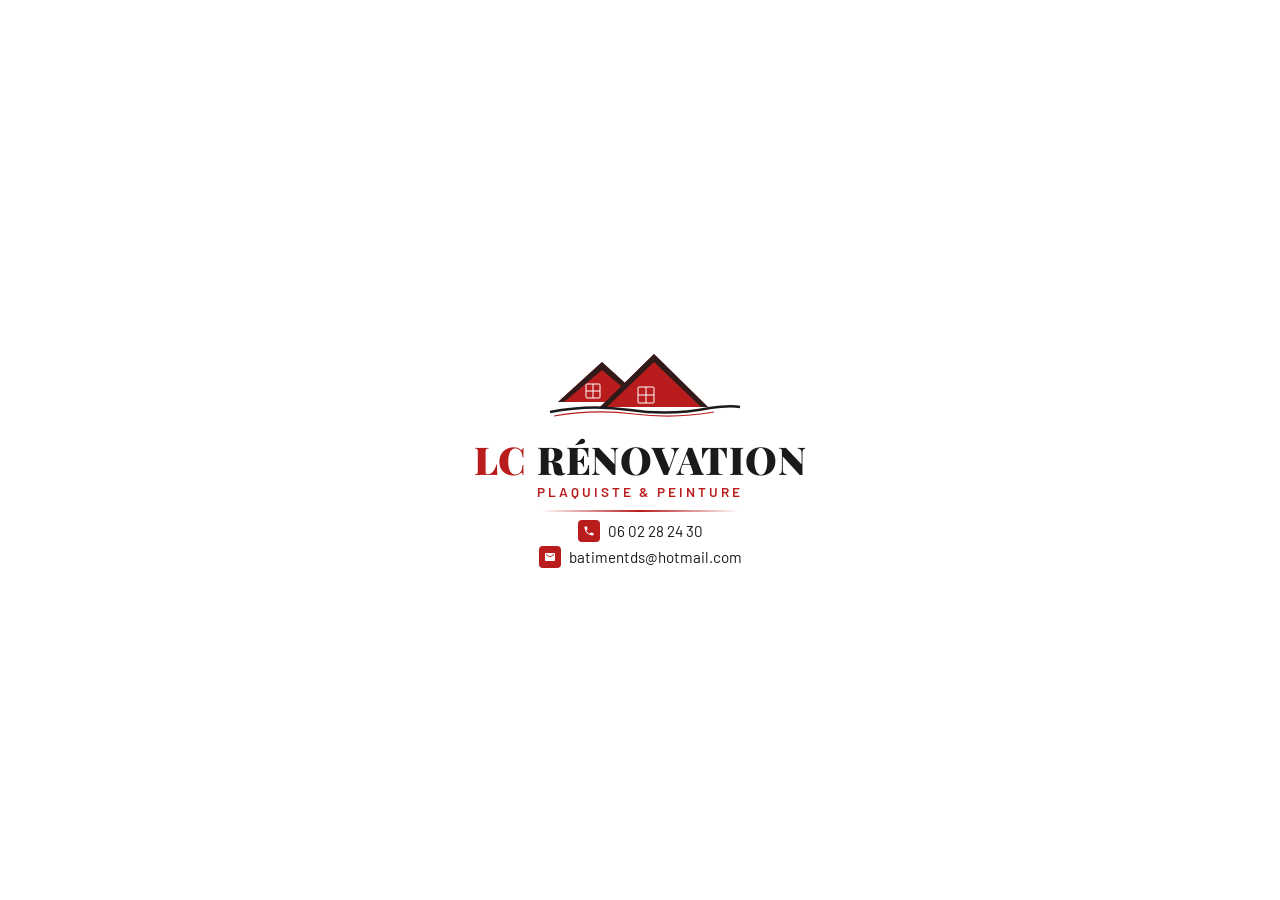
<file: lc-renovation-logo-anime.html>
<!DOCTYPE html>
<html lang="fr">
<head>
  <meta charset="UTF-8">
  <title>Logo LC Rénovation Animé</title>
  <link href="https://fonts.googleapis.com/css2?family=Playfair+Display:wght@900&family=Barlow:wght@400;600&display=swap" rel="stylesheet">
  <style>
    /* ===== RESET & PAGE ===== */
    * { margin: 0; padding: 0; box-sizing: border-box; }
    body {
      background: #fff;
      display: flex;
      justify-content: center;
      align-items: center;
      min-height: 100vh;
      font-family: 'Barlow', sans-serif;
    }

    /* ===== CONTENEUR LOGO ===== */
    .lc-logo {
      display: flex;
      flex-direction: column;
      align-items: center;
      gap: 0;
      width: 340px;
    }

    /* ===== ICÔNE TOITS SVG ===== */
    .lc-icon {
      width: 220px;
      margin-bottom: 8px;
      overflow: visible;
    }

    /* Toit gauche petit */
    .roof-left {
      animation: roofSlideLeft 0.8s cubic-bezier(0.22, 1, 0.36, 1) both;
    }
    /* Toit droit grand */
    .roof-right {
      animation: roofSlideRight 0.8s cubic-bezier(0.22, 1, 0.36, 1) 0.15s both;
    }
    /* Ligne décorative ondulée */
    .roof-wave {
      animation: waveReveal 0.9s ease 0.5s both;
    }

    @keyframes roofSlideLeft {
      from { opacity: 0; transform: translateX(-30px) translateY(-20px); }
      to   { opacity: 1; transform: translateX(0) translateY(0); }
    }
    @keyframes roofSlideRight {
      from { opacity: 0; transform: translateX(30px) translateY(-20px); }
      to   { opacity: 1; transform: translateX(0) translateY(0); }
    }
    @keyframes waveReveal {
      from { opacity: 0; stroke-dashoffset: 300; }
      to   { opacity: 1; stroke-dashoffset: 0; }
    }

    /* ===== TEXTE PRINCIPAL ===== */
    .lc-title {
      font-family: 'Playfair Display', serif;
      font-size: 2.4rem;
      font-weight: 900;
      letter-spacing: 0.02em;
      line-height: 1;
      animation: titleReveal 0.7s cubic-bezier(0.22, 1, 0.36, 1) 0.7s both;
    }
    .lc-title .lc {
      color: #b91c1c;
    }
    .lc-title .reno {
      color: #1a1a1a;
    }

    @keyframes titleReveal {
      from { opacity: 0; transform: translateY(18px); }
      to   { opacity: 1; transform: translateY(0); }
    }

    /* ===== SOUS-TITRE ===== */
    .lc-subtitle {
      font-family: 'Barlow', sans-serif;
      font-size: 0.85rem;
      font-weight: 600;
      letter-spacing: 0.22em;
      color: #b91c1c;
      text-transform: uppercase;
      margin-top: 4px;
      animation: subtitleReveal 0.6s ease 1s both;
    }

    @keyframes subtitleReveal {
      from { opacity: 0; letter-spacing: 0.4em; }
      to   { opacity: 1; letter-spacing: 0.22em; }
    }

    /* ===== LIGNE SÉPARATRICE ===== */
    .lc-divider {
      width: 0;
      height: 2px;
      background: linear-gradient(90deg, transparent, #b91c1c, transparent);
      margin: 10px 0 8px;
      animation: dividerExpand 0.6s ease 1.2s both;
    }

    @keyframes dividerExpand {
      from { width: 0; opacity: 0; }
      to   { width: 200px; opacity: 1; }
    }

    /* ===== COORDONNÉES ===== */
    .lc-contact {
      display: flex;
      flex-direction: column;
      align-items: center;
      gap: 4px;
    }

    .lc-contact-item {
      display: flex;
      align-items: center;
      gap: 8px;
      font-size: 0.95rem;
      color: #1a1a1a;
      font-weight: 400;
      opacity: 0;
      animation: contactFadeUp 0.5s ease forwards;
    }
    .lc-contact-item:nth-child(1) { animation-delay: 1.4s; }
    .lc-contact-item:nth-child(2) { animation-delay: 1.6s; }

    .lc-contact-item .icon {
      width: 22px;
      height: 22px;
      background: #b91c1c;
      border-radius: 4px;
      display: flex;
      align-items: center;
      justify-content: center;
      flex-shrink: 0;
    }
    .lc-contact-item .icon svg {
      width: 12px;
      height: 12px;
      fill: white;
    }

    @keyframes contactFadeUp {
      from { opacity: 0; transform: translateY(10px); }
      to   { opacity: 1; transform: translateY(0); }
    }

    /* ===== BOUCLE SUBTILE : légère respiration sur l'icône ===== */
    .lc-icon {
      animation: breathe 4s ease-in-out 2.5s infinite alternate;
    }
    /* On applique aussi l'entrée initiale avec transform-origin centré */
    @keyframes breathe {
      from { transform: scale(1) translateY(0); }
      to   { transform: scale(1.03) translateY(-2px); }
    }

    /* ===== SHIMMER sur le titre en boucle ===== */
    .lc-title .reno {
      position: relative;
      overflow: hidden;
    }
    .lc-title .reno::after {
      content: '';
      position: absolute;
      top: 0; left: -100%;
      width: 60%;
      height: 100%;
      background: linear-gradient(90deg, transparent, rgba(255,255,255,0.4), transparent);
      animation: shimmer 4s ease 3s infinite;
    }
    @keyframes shimmer {
      0%   { left: -100%; }
      40%  { left: 130%; }
      100% { left: 130%; }
    }

  </style>
</head>
<body>

<!-- =============================================
  BLOC À COPIER-COLLER DANS TON INDEX.HTML
  (inclure aussi le <style> ci-dessus dans ton <head>)
  ============================================= -->

<div class="lc-logo">

  <!-- ICÔNE TOITS -->
  <svg class="lc-icon" viewBox="0 0 220 100" fill="none" xmlns="http://www.w3.org/2000/svg">

    <!-- Toit GAUCHE (petit) -->
    <g class="roof-left">
      <!-- Toiture rouge gauche -->
      <polygon points="28,70 72,30 116,70" fill="#b91c1c"/>
      <!-- Bandeau noir sur le dessus -->
      <polygon points="28,70 72,30 116,70 110,70 72,38 34,70" fill="#1a1a1a" opacity="0.85"/>
      <!-- Fenêtre gauche carrée -->
      <rect x="56" y="52" width="14" height="14" rx="1" fill="#b91c1c" stroke="#fff" stroke-width="1"/>
      <line x1="63" y1="52" x2="63" y2="66" stroke="#fff" stroke-width="1"/>
      <line x1="56" y1="59" x2="70" y2="59" stroke="#fff" stroke-width="1"/>
    </g>

    <!-- Toit DROIT (grand, décalé) -->
    <g class="roof-right">
      <!-- Toiture rouge droite plus grande -->
      <polygon points="70,75 124,22 178,75" fill="#b91c1c"/>
      <!-- Bandeau noir sur le dessus -->
      <polygon points="70,75 124,22 178,75 171,75 124,30 77,75" fill="#1a1a1a" opacity="0.85"/>
      <!-- Fenêtre droite carrée -->
      <rect x="108" y="55" width="16" height="16" rx="1" fill="#b91c1c" stroke="#fff" stroke-width="1"/>
      <line x1="116" y1="55" x2="116" y2="71" stroke="#fff" stroke-width="1"/>
      <line x1="108" y1="63" x2="124" y2="63" stroke="#fff" stroke-width="1"/>
    </g>

    <!-- Ligne ondulée décorative -->
    <path class="roof-wave"
      d="M20,80 Q60,72 100,78 Q140,84 180,76 Q200,73 210,75"
      stroke="#1a1a1a" stroke-width="2.5" fill="none"
      stroke-dasharray="300" stroke-dashoffset="300"
    />
    <path class="roof-wave"
      d="M24,84 Q64,77 104,82 Q144,87 184,80"
      stroke="#b91c1c" stroke-width="1.2" fill="none" opacity="0.6"
      stroke-dasharray="250" stroke-dashoffset="250"
      style="animation-delay: 0.6s"
    />

  </svg>

  <!-- NOM -->
  <div class="lc-title">
    <span class="lc">LC&nbsp;</span><span class="reno">RÉNOVATION</span>
  </div>

  <!-- SOUS-TITRE -->
  <div class="lc-subtitle">Plaquiste &amp; Peinture</div>

  <!-- SÉPARATEUR -->
  <div class="lc-divider"></div>

  <!-- CONTACTS -->
  <div class="lc-contact">
    <div class="lc-contact-item">
      <span class="icon">
        <svg viewBox="0 0 24 24"><path d="M6.6 10.8c1.4 2.8 3.8 5.1 6.6 6.6l2.2-2.2c.3-.3.7-.4 1-.2 1.1.4 2.3.6 3.6.6.6 0 1 .4 1 1V20c0 .6-.4 1-1 1-9.4 0-17-7.6-17-17 0-.6.4-1 1-1h3.5c.6 0 1 .4 1 1 0 1.3.2 2.5.6 3.6.1.3 0 .7-.2 1L6.6 10.8z"/></svg>
      </span>
      <span>06 02 28 24 30</span>
    </div>
    <div class="lc-contact-item">
      <span class="icon">
        <svg viewBox="0 0 24 24"><path d="M20 4H4c-1.1 0-2 .9-2 2v12c0 1.1.9 2 2 2h16c1.1 0 2-.9 2-2V6c0-1.1-.9-2-2-2zm0 4l-8 5-8-5V6l8 5 8-5v2z"/></svg>
      </span>
      <span>batimentds@hotmail.com</span>
    </div>
  </div>

</div>

</body>
</html>
</file>
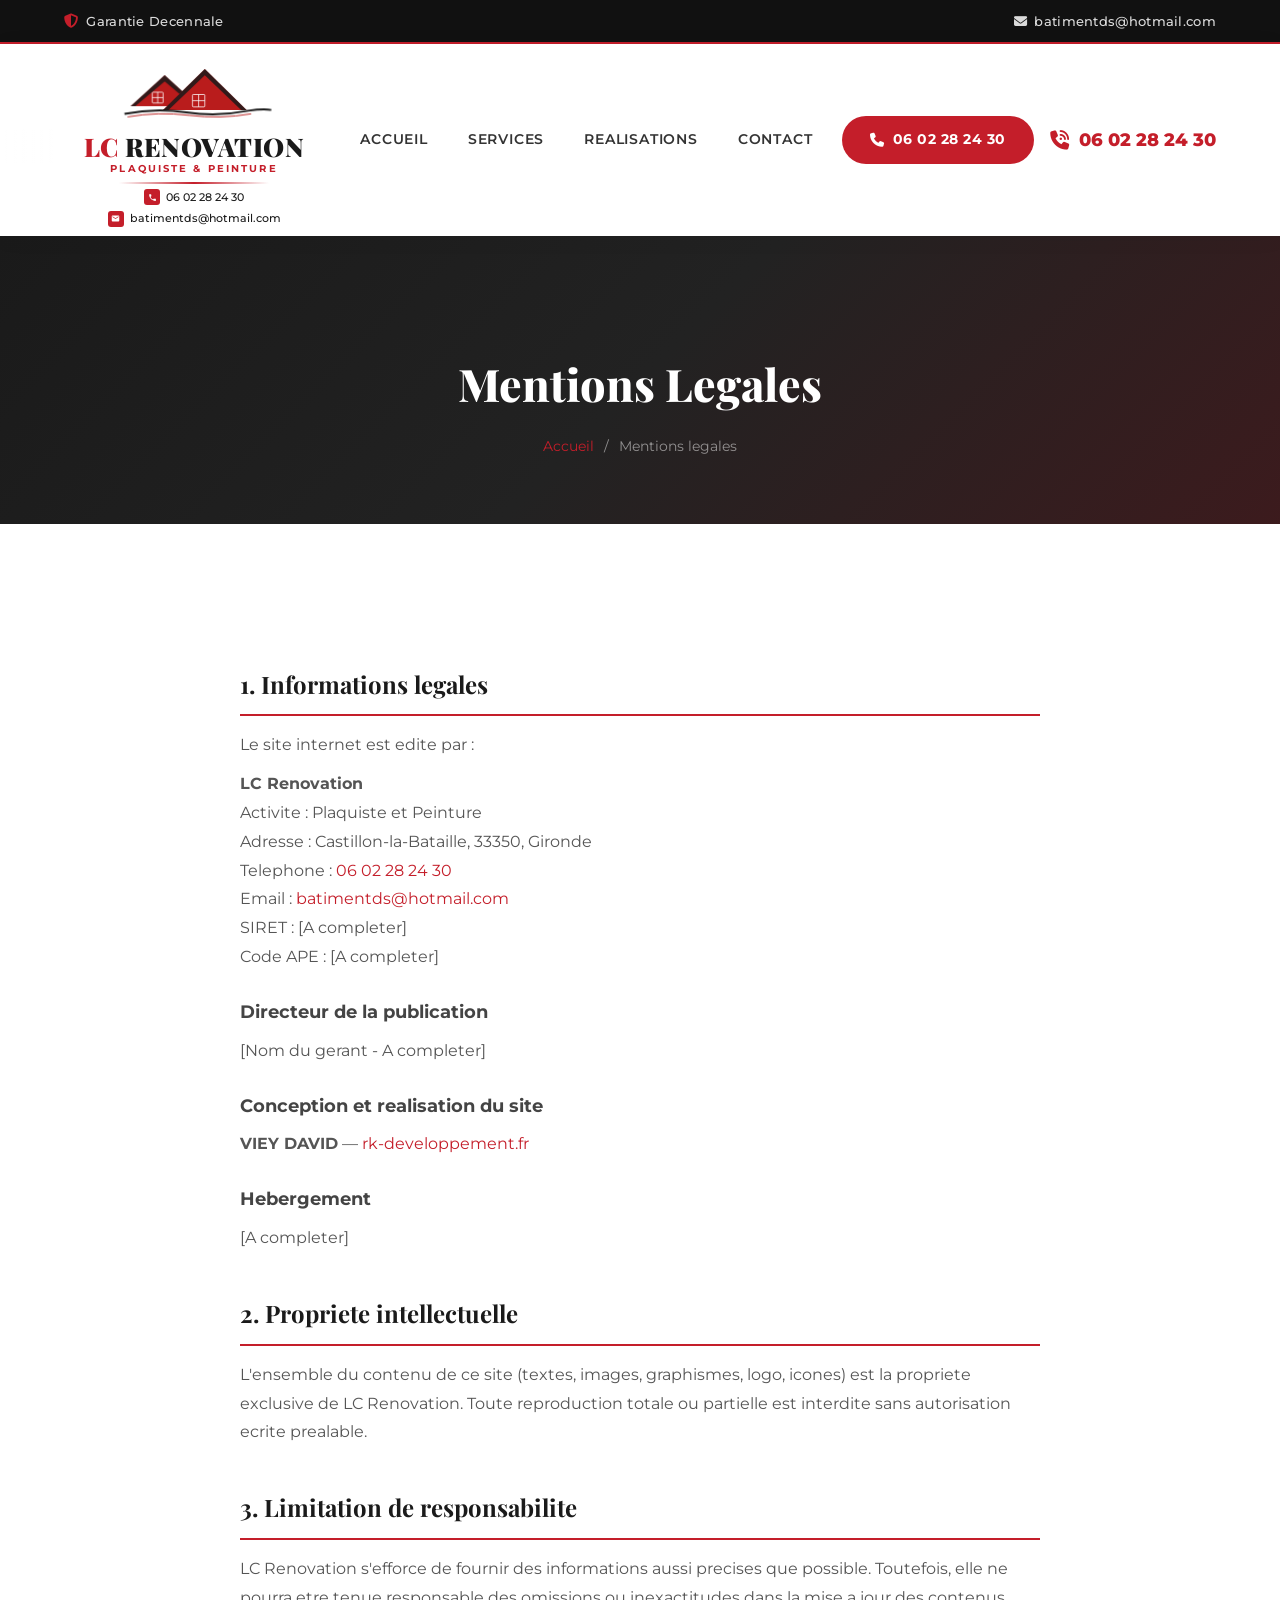
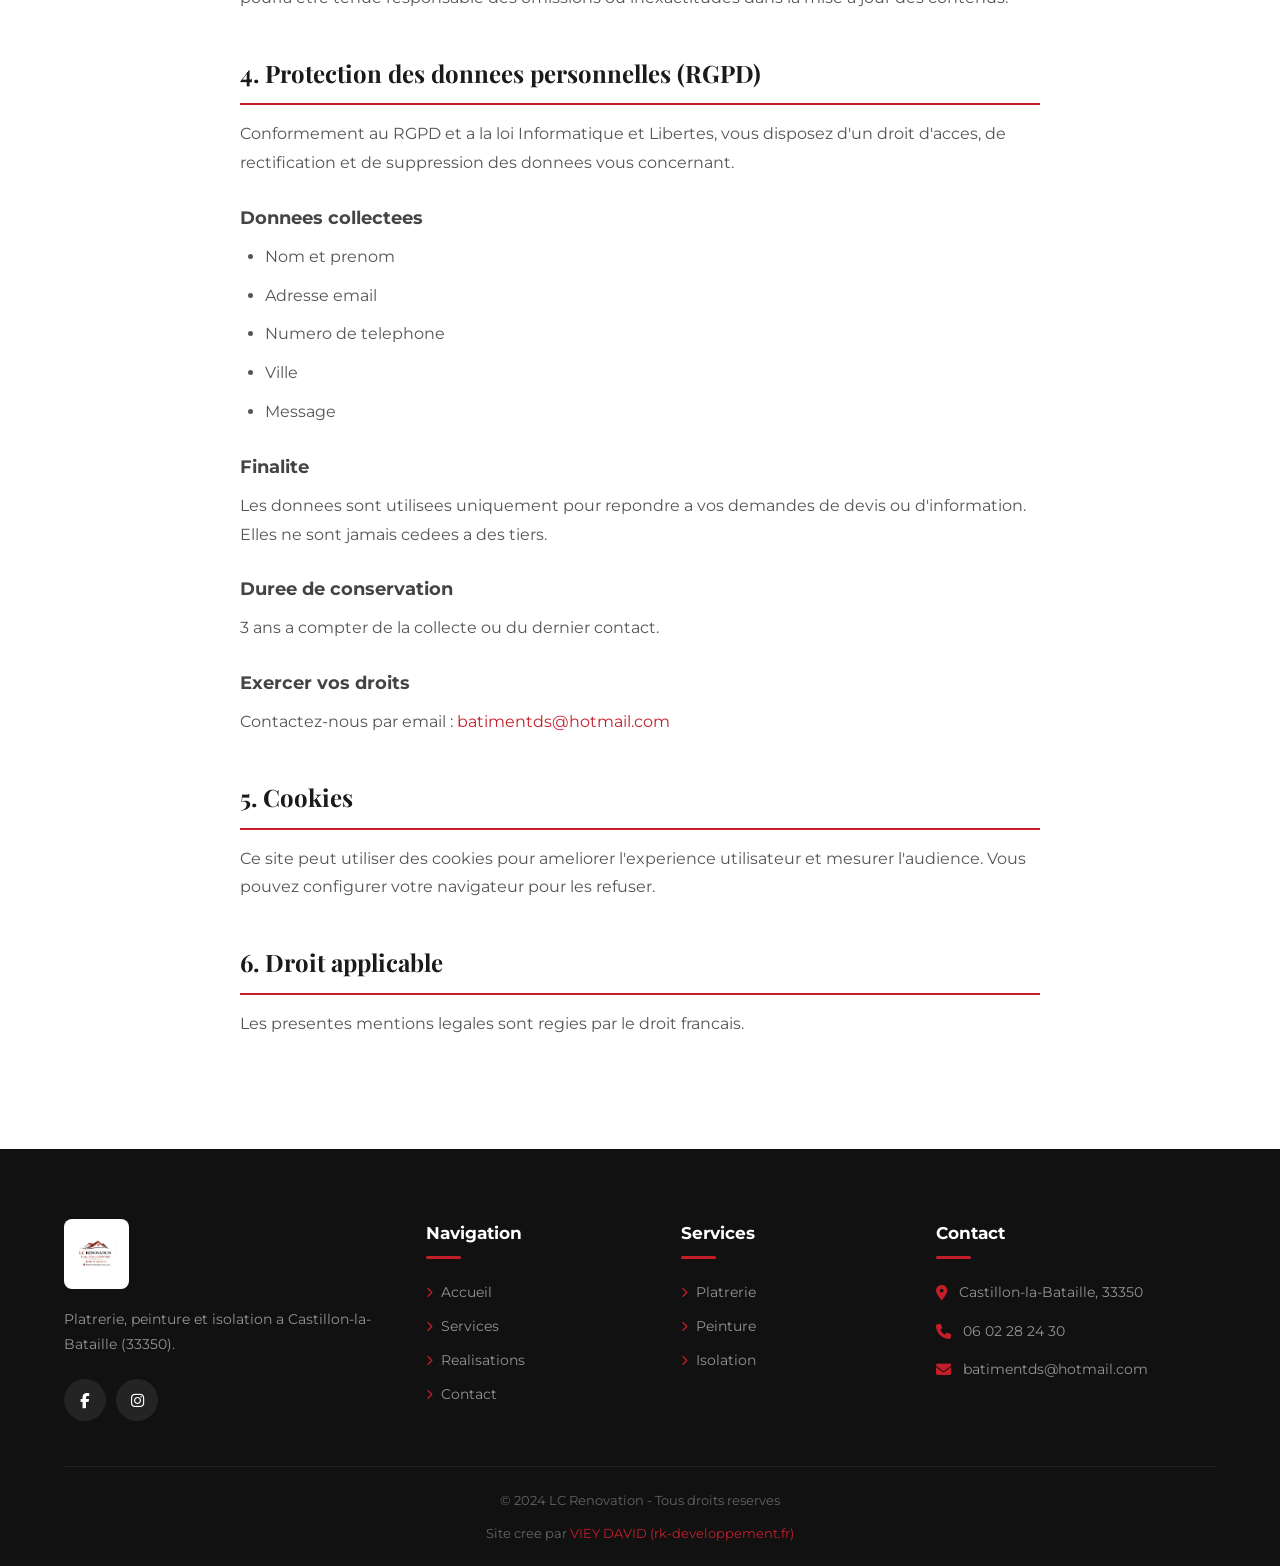
<file: mentions-legales.html>
<!DOCTYPE html>
<html lang="fr">
<head>
    <meta charset="UTF-8">
    <meta name="viewport" content="width=device-width, initial-scale=1.0">
    <meta name="description" content="Mentions legales et politique de confidentialite - LC Renovation, Castillon-la-Bataille (33350).">
    <meta name="robots" content="noindex, nofollow">
    <title>Mentions Legales | LC Renovation - Castillon-la-Bataille</title>
    <link rel="icon" type="image/x-icon" href="images/favicon.ico">
    <link rel="stylesheet" href="https://cdnjs.cloudflare.com/ajax/libs/font-awesome/6.5.1/css/all.min.css">
    <link rel="stylesheet" href="css/style.css">
</head>
<body>

    <div class="top-bar">
        <div class="container">
            <div class="top-bar-left">
                <span><i class="fas fa-shield-halved"></i> Garantie Decennale</span>
            </div>
            <div class="top-bar-right">
                <a href="mailto:batimentds@hotmail.com"><i class="fas fa-envelope"></i> batimentds@hotmail.com</a>
            </div>
        </div>
    </div>

    <header class="header">
        <div class="container">
            <a href="index.html" class="logo">
                <div class="lc-logo">
                    <svg class="lc-icon" viewBox="0 0 220 100" fill="none" xmlns="http://www.w3.org/2000/svg">
                        <g class="roof-left"><polygon points="28,70 72,30 116,70" fill="#b91c1c"/><polygon points="28,70 72,30 116,70 110,70 72,38 34,70" fill="#1a1a1a" opacity="0.85"/><rect x="56" y="52" width="14" height="14" rx="1" fill="#b91c1c" stroke="#fff" stroke-width="1"/><line x1="63" y1="52" x2="63" y2="66" stroke="#fff" stroke-width="1"/><line x1="56" y1="59" x2="70" y2="59" stroke="#fff" stroke-width="1"/></g>
                        <g class="roof-right"><polygon points="70,75 124,22 178,75" fill="#b91c1c"/><polygon points="70,75 124,22 178,75 171,75 124,30 77,75" fill="#1a1a1a" opacity="0.85"/><rect x="108" y="55" width="16" height="16" rx="1" fill="#b91c1c" stroke="#fff" stroke-width="1"/><line x1="116" y1="55" x2="116" y2="71" stroke="#fff" stroke-width="1"/><line x1="108" y1="63" x2="124" y2="63" stroke="#fff" stroke-width="1"/></g>
                        <path class="roof-wave" d="M20,80 Q60,72 100,78 Q140,84 180,76 Q200,73 210,75" stroke="#1a1a1a" stroke-width="2.5" fill="none" stroke-dasharray="300" stroke-dashoffset="300"/>
                        <path class="roof-wave" d="M24,84 Q64,77 104,82 Q144,87 184,80" stroke="#b91c1c" stroke-width="1.2" fill="none" opacity="0.6" stroke-dasharray="250" stroke-dashoffset="250" style="animation-delay:0.9s"/>
                    </svg>
                    <div class="lc-title"><span class="lc">LC&nbsp;</span><span class="reno">RENOVATION</span></div>
                    <div class="lc-subtitle">Plaquiste &amp; Peinture</div>
                    <div class="lc-divider"></div>
                    <div class="lc-contact">
                        <div class="lc-contact-item"><span class="icon"><svg viewBox="0 0 24 24"><path d="M6.6 10.8c1.4 2.8 3.8 5.1 6.6 6.6l2.2-2.2c.3-.3.7-.4 1-.2 1.1.4 2.3.6 3.6.6.6 0 1 .4 1 1V20c0 .6-.4 1-1 1-9.4 0-17-7.6-17-17 0-.6.4-1 1-1h3.5c.6 0 1 .4 1 1 0 1.3.2 2.5.6 3.6.1.3 0 .7-.2 1L6.6 10.8z"/></svg></span><span>06 02 28 24 30</span></div>
                        <div class="lc-contact-item"><span class="icon"><svg viewBox="0 0 24 24"><path d="M20 4H4c-1.1 0-2 .9-2 2v12c0 1.1.9 2 2 2h16c1.1 0 2-.9 2-2V6c0-1.1-.9-2-2-2zm0 4l-8 5-8-5V6l8 5 8-5v2z"/></svg></span><span>batimentds@hotmail.com</span></div>
                    </div>
                </div>
            </a>
            <nav class="nav-menu">
                <a href="index.html">Accueil</a>
                <a href="services.html">Services</a>
                <a href="galerie.html">Realisations</a>
                <a href="contact.html">Contact</a>
                <a href="tel:+33602282430" class="nav-cta"><i class="fas fa-phone"></i> 06 02 28 24 30</a>
            </nav>
            <a href="tel:+33602282430" class="header-phone"><i class="fas fa-phone-volume"></i><span>06 02 28 24 30</span></a>
            <div class="hamburger"><span></span><span></span><span></span></div>
        </div>
    </header>
    <div class="nav-overlay"></div>

    <section class="page-hero">
        <div class="container">
            <h1>Mentions Legales</h1>
            <div class="breadcrumb">
                <a href="index.html">Accueil</a><span>/</span><span>Mentions legales</span>
            </div>
        </div>
    </section>

    <section class="section">
        <div class="container">
            <div class="legal-content">

                <h2>1. Informations legales</h2>
                <p>Le site internet est edite par :</p>
                <p>
                    <strong>LC Renovation</strong><br>
                    Activite : Plaquiste et Peinture<br>
                    Adresse : Castillon-la-Bataille, 33350, Gironde<br>
                    Telephone : <a href="tel:+33602282430">06 02 28 24 30</a><br>
                    Email : <a href="mailto:batimentds@hotmail.com">batimentds@hotmail.com</a><br>
                    SIRET : [A completer]<br>
                    Code APE : [A completer]
                </p>

                <h3>Directeur de la publication</h3>
                <p>[Nom du gerant - A completer]</p>

                <h3>Conception et realisation du site</h3>
                <p><strong>VIEY DAVID</strong> &mdash; <a href="https://rk-developpement.fr" target="_blank" rel="noopener">rk-developpement.fr</a></p>

                <h3>Hebergement</h3>
                <p>[A completer]</p>

                <h2>2. Propriete intellectuelle</h2>
                <p>L'ensemble du contenu de ce site (textes, images, graphismes, logo, icones) est la propriete exclusive de LC Renovation. Toute reproduction totale ou partielle est interdite sans autorisation ecrite prealable.</p>

                <h2>3. Limitation de responsabilite</h2>
                <p>LC Renovation s'efforce de fournir des informations aussi precises que possible. Toutefois, elle ne pourra etre tenue responsable des omissions ou inexactitudes dans la mise a jour des contenus.</p>

                <h2 id="rgpd">4. Protection des donnees personnelles (RGPD)</h2>
                <p>Conformement au RGPD et a la loi Informatique et Libertes, vous disposez d'un droit d'acces, de rectification et de suppression des donnees vous concernant.</p>

                <h3>Donnees collectees</h3>
                <ul>
                    <li>Nom et prenom</li>
                    <li>Adresse email</li>
                    <li>Numero de telephone</li>
                    <li>Ville</li>
                    <li>Message</li>
                </ul>

                <h3>Finalite</h3>
                <p>Les donnees sont utilisees uniquement pour repondre a vos demandes de devis ou d'information. Elles ne sont jamais cedees a des tiers.</p>

                <h3>Duree de conservation</h3>
                <p>3 ans a compter de la collecte ou du dernier contact.</p>

                <h3>Exercer vos droits</h3>
                <p>Contactez-nous par email : <a href="mailto:batimentds@hotmail.com">batimentds@hotmail.com</a></p>

                <h2>5. Cookies</h2>
                <p>Ce site peut utiliser des cookies pour ameliorer l'experience utilisateur et mesurer l'audience. Vous pouvez configurer votre navigateur pour les refuser.</p>

                <h2>6. Droit applicable</h2>
                <p>Les presentes mentions legales sont regies par le droit francais.</p>

            </div>
        </div>
    </section>

    <footer class="footer">
        <div class="container">
            <div class="footer-grid">
                <div class="footer-col footer-about">
                    <div class="footer-logo"><img src="images/logo.jpg" alt="LC Renovation"></div>
                    <p>Platrerie, peinture et isolation a Castillon-la-Bataille (33350).</p>
                    <div class="footer-socials">
                        <a href="https://www.facebook.com/" target="_blank" rel="noopener" aria-label="Facebook"><i class="fab fa-facebook-f"></i></a>
                        <a href="https://www.instagram.com/" target="_blank" rel="noopener" aria-label="Instagram"><i class="fab fa-instagram"></i></a>
                    </div>
                </div>
                <div class="footer-col">
                    <h4>Navigation</h4>
                    <ul class="footer-links">
                        <li><a href="index.html"><i class="fas fa-chevron-right"></i> Accueil</a></li>
                        <li><a href="services.html"><i class="fas fa-chevron-right"></i> Services</a></li>
                        <li><a href="galerie.html"><i class="fas fa-chevron-right"></i> Realisations</a></li>
                        <li><a href="contact.html"><i class="fas fa-chevron-right"></i> Contact</a></li>
                    </ul>
                </div>
                <div class="footer-col">
                    <h4>Services</h4>
                    <ul class="footer-links">
                        <li><a href="services.html#platrerie"><i class="fas fa-chevron-right"></i> Platrerie</a></li>
                        <li><a href="services.html#peinture"><i class="fas fa-chevron-right"></i> Peinture</a></li>
                        <li><a href="services.html#isolation"><i class="fas fa-chevron-right"></i> Isolation</a></li>
                    </ul>
                </div>
                <div class="footer-col">
                    <h4>Contact</h4>
                    <ul class="footer-contact">
                        <li><i class="fas fa-map-marker-alt"></i> Castillon-la-Bataille, 33350</li>
                        <li><i class="fas fa-phone"></i> <a href="tel:+33602282430">06 02 28 24 30</a></li>
                        <li><i class="fas fa-envelope"></i> <a href="mailto:batimentds@hotmail.com">batimentds@hotmail.com</a></li>
                    </ul>
                </div>
            </div>
            <div class="footer-bottom">
                <p>&copy; 2024 LC Renovation - Tous droits reserves</p>
                <p class="footer-credits">Site cree par <a href="https://rk-developpement.fr" target="_blank" rel="noopener">VIEY DAVID (rk-developpement.fr)</a></p>
            </div>
        </div>
    </footer>

    <button class="scroll-top" aria-label="Retour en haut"><i class="fas fa-arrow-up"></i></button>
    <script src="js/main.js"></script>
</body>
</html>
</file>
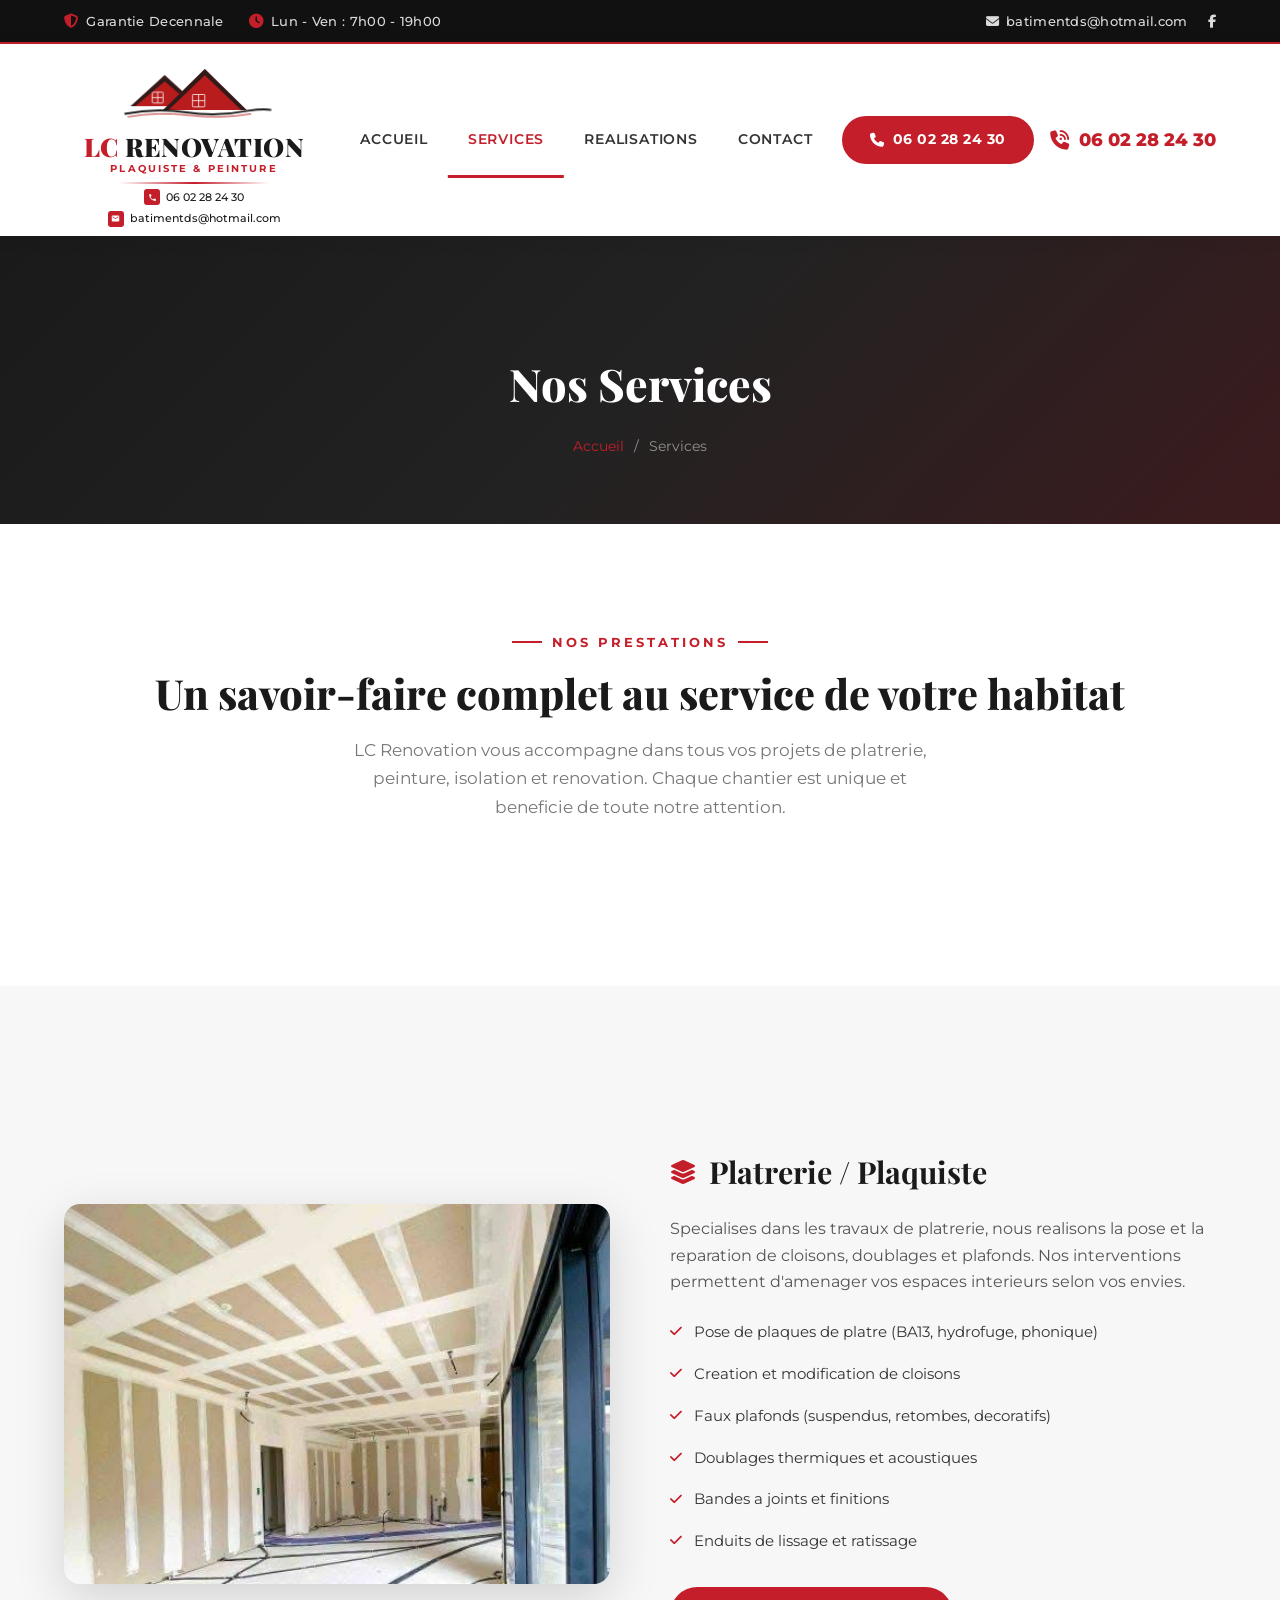
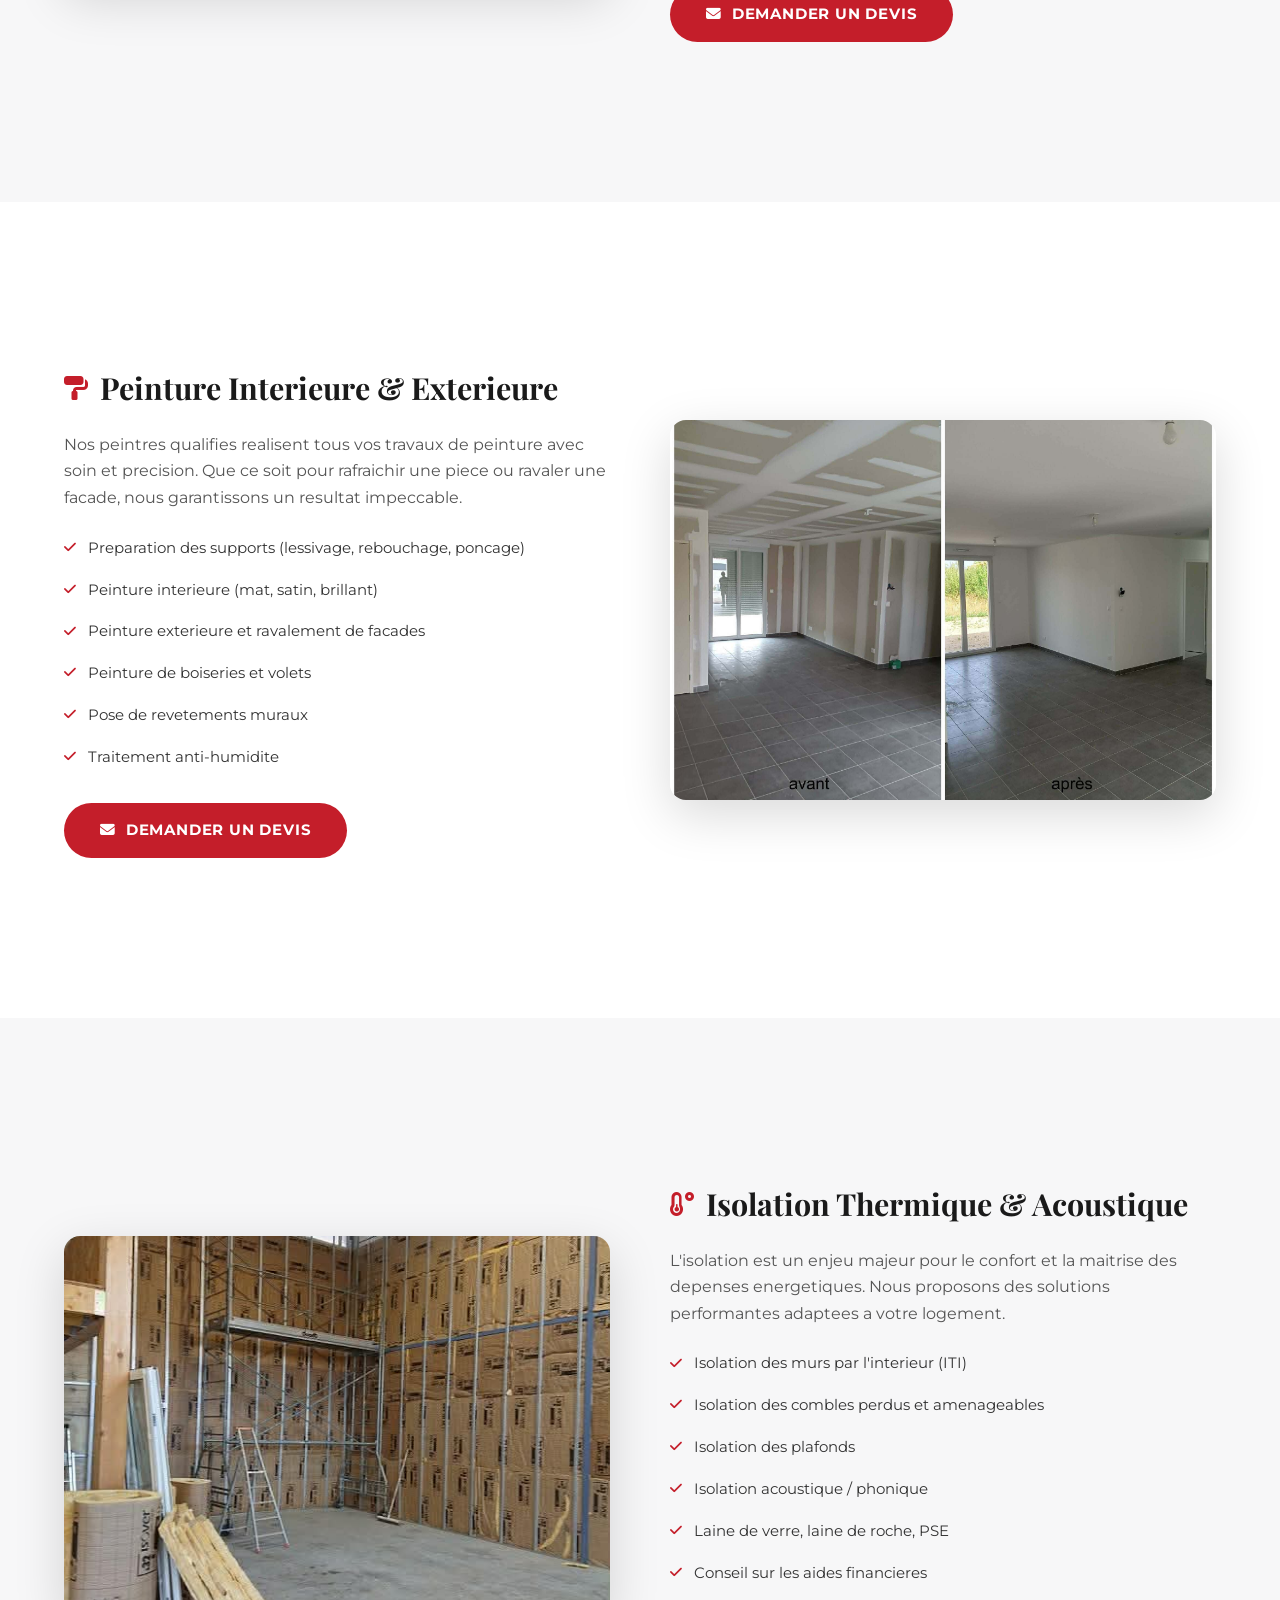
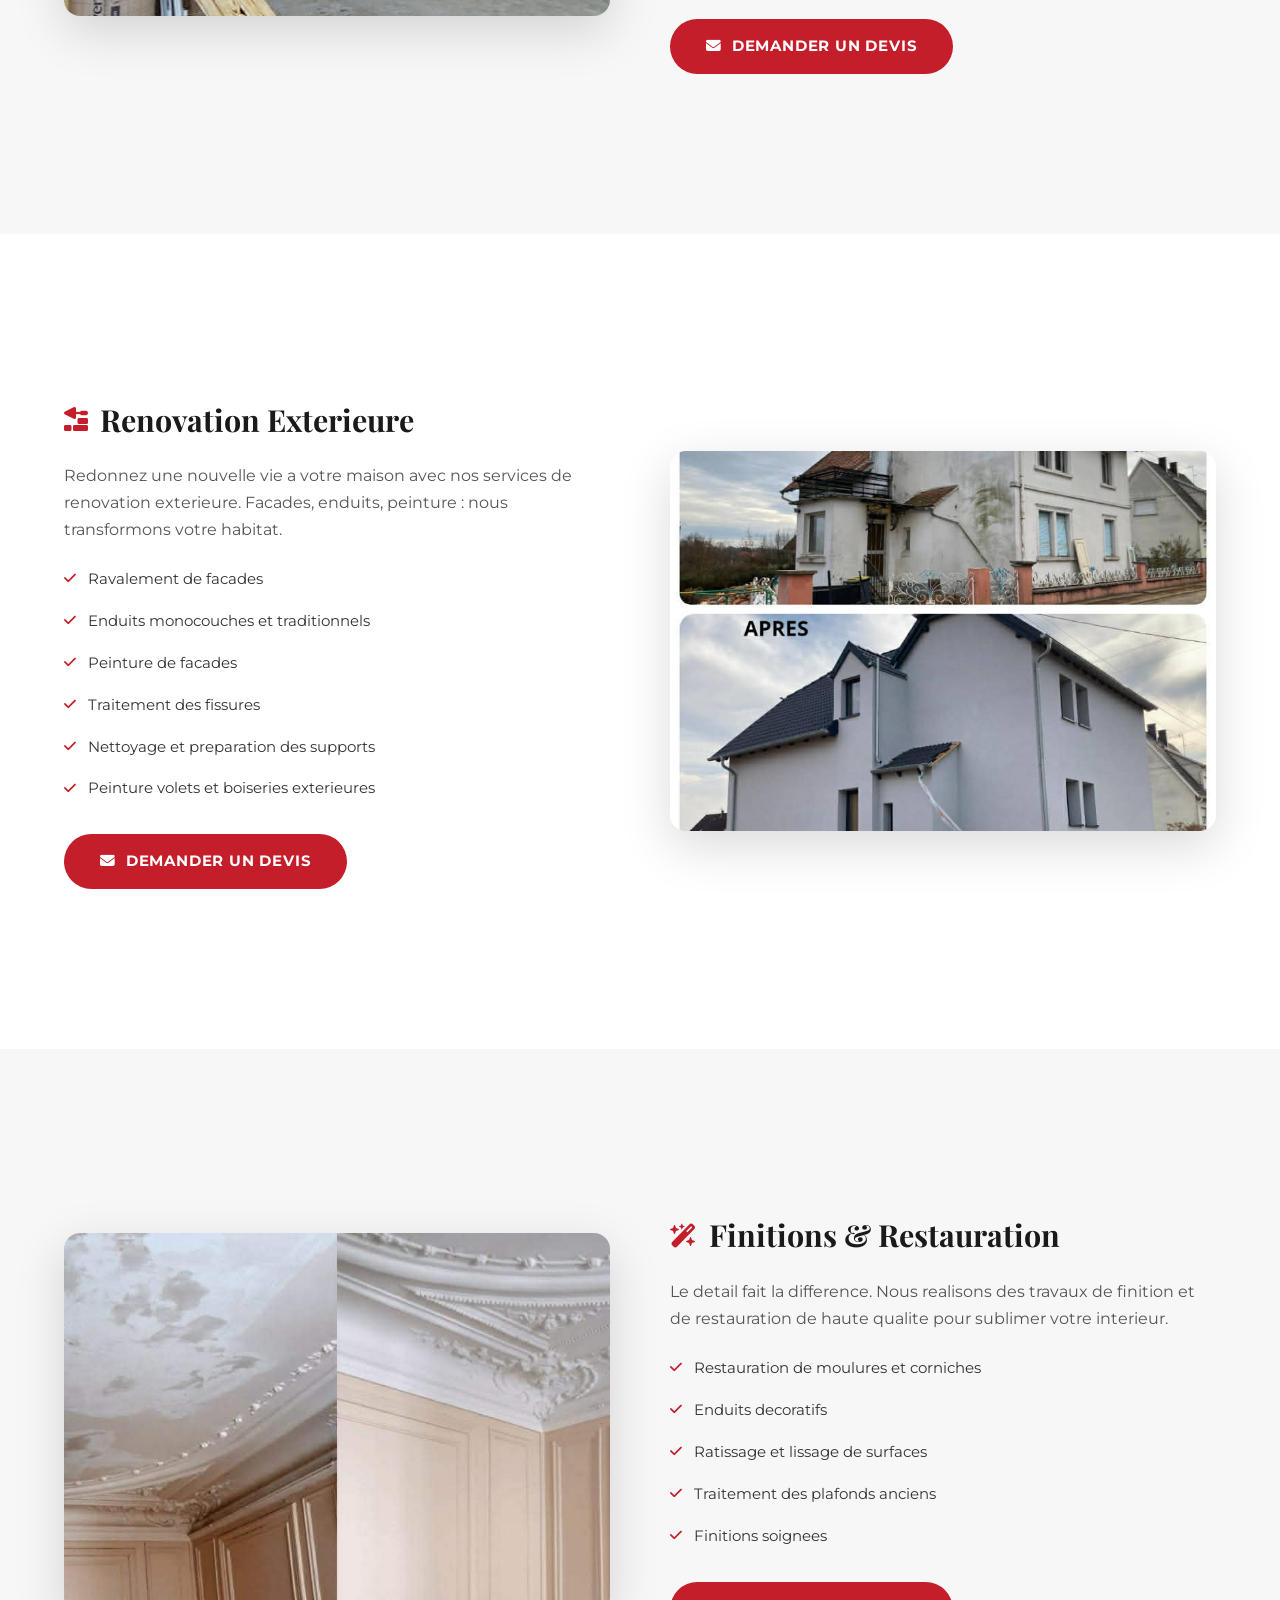
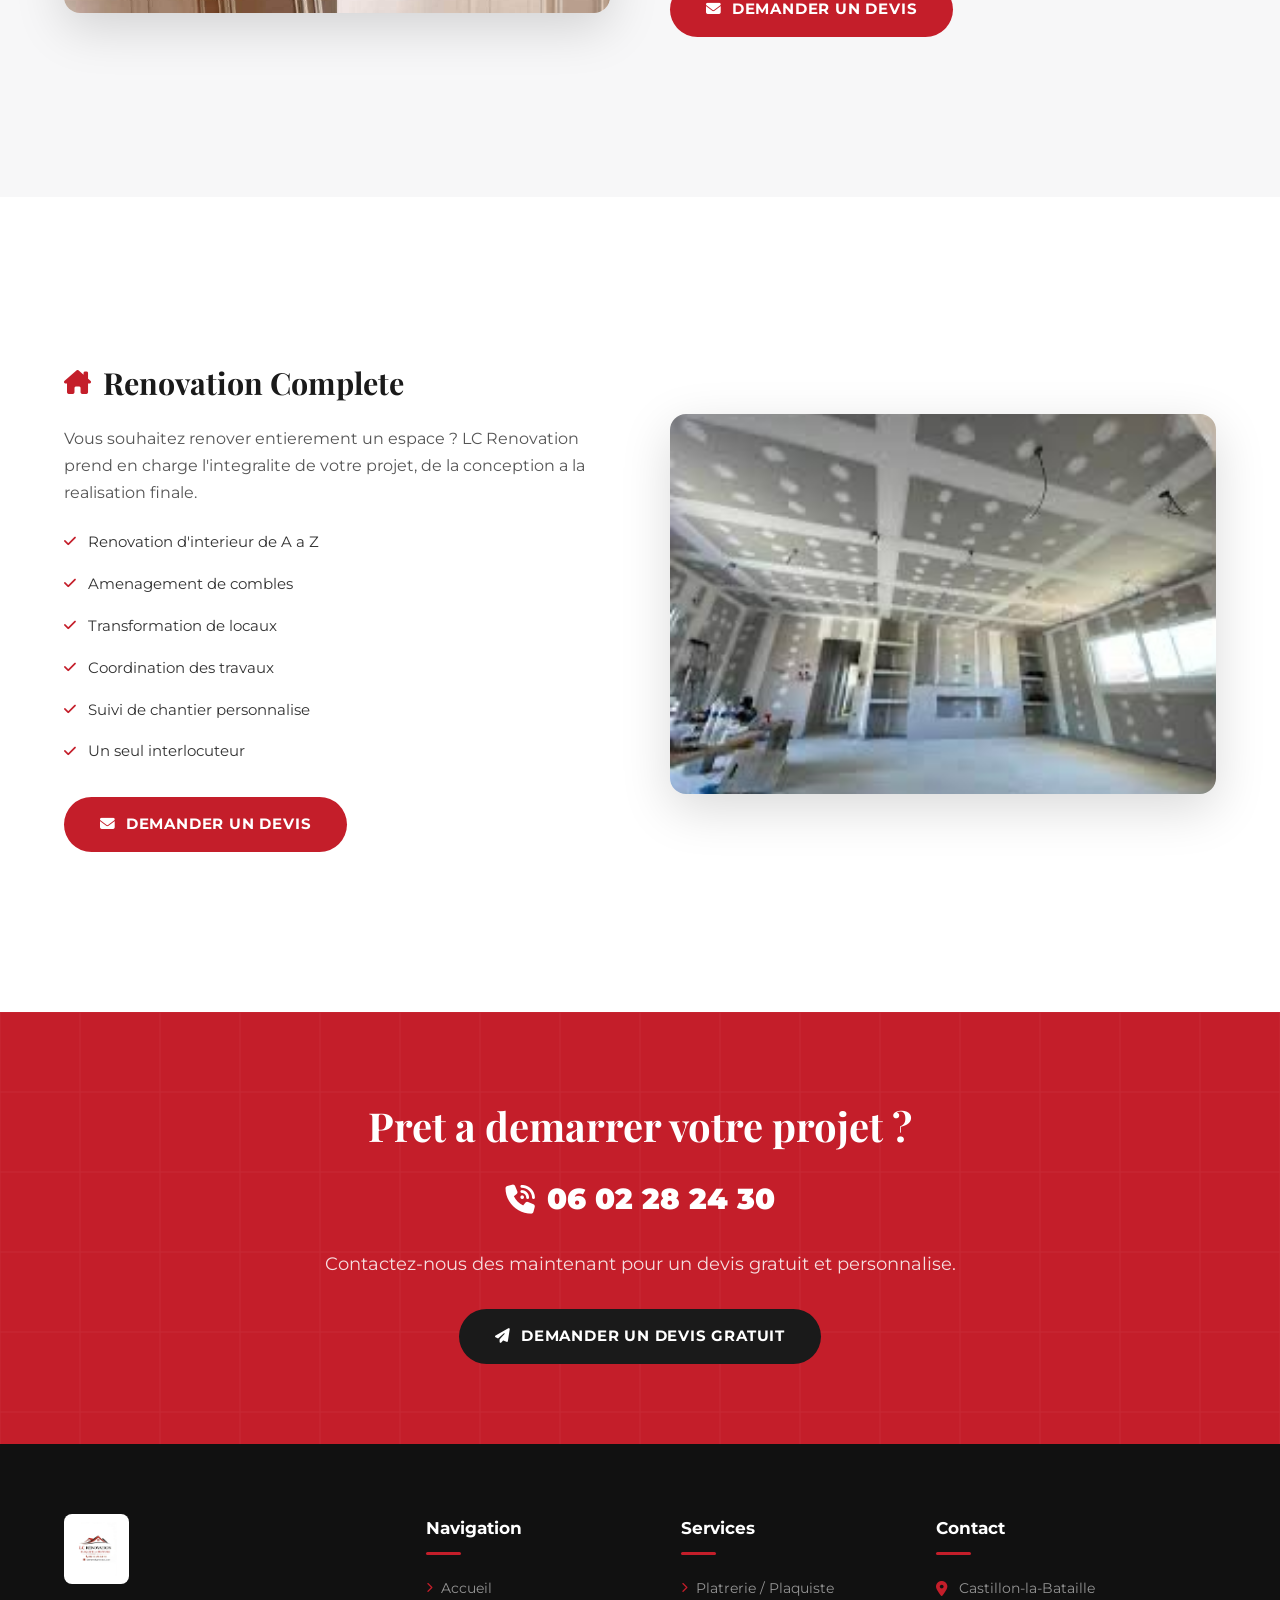
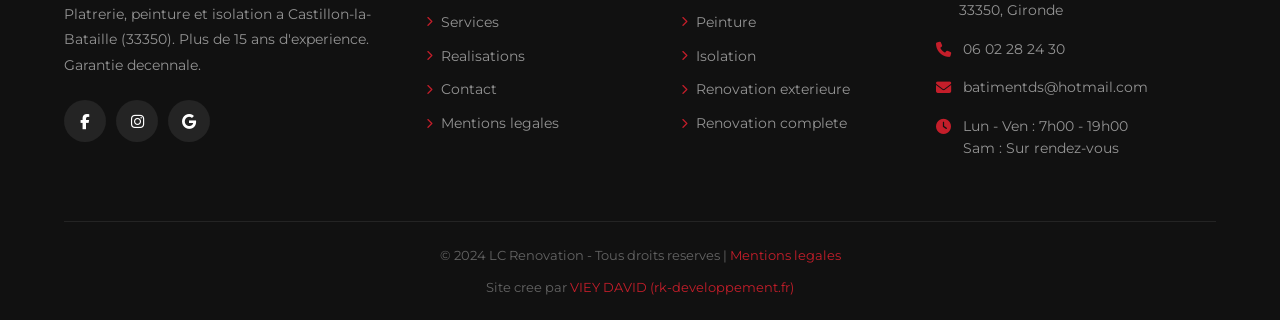
<file: services.html>
<!DOCTYPE html>
<html lang="fr">
<head>
    <meta charset="UTF-8">
    <meta name="viewport" content="width=device-width, initial-scale=1.0">
    <meta name="description" content="Services LC Renovation : platrerie, plaquiste, peinture interieure et exterieure, isolation thermique et acoustique a Castillon-la-Bataille (33350). Devis gratuit.">
    <title>Nos Services | LC Renovation - Plaquiste & Peinture - Castillon-la-Bataille</title>
    <link rel="icon" type="image/x-icon" href="images/favicon.ico">
    <link rel="stylesheet" href="https://cdnjs.cloudflare.com/ajax/libs/font-awesome/6.5.1/css/all.min.css">
    <link rel="stylesheet" href="css/style.css">
</head>
<body>

    <div class="preloader">
        <img src="images/logo.jpg" alt="LC Renovation" class="preloader-logo">
        <div class="preloader-spinner"></div>
    </div>

    <div class="top-bar">
        <div class="container">
            <div class="top-bar-left">
                <span><i class="fas fa-shield-halved"></i> Garantie Decennale</span>
                <span><i class="fas fa-clock"></i> Lun - Ven : 7h00 - 19h00</span>
            </div>
            <div class="top-bar-right">
                <a href="mailto:batimentds@hotmail.com"><i class="fas fa-envelope"></i> batimentds@hotmail.com</a>
                <a href="https://www.facebook.com/" target="_blank" rel="noopener"><i class="fab fa-facebook-f"></i></a>
            </div>
        </div>
    </div>

    <header class="header">
        <div class="container">
            <a href="index.html" class="logo">
                <div class="lc-logo">
                    <svg class="lc-icon" viewBox="0 0 220 100" fill="none" xmlns="http://www.w3.org/2000/svg">
                        <g class="roof-left"><polygon points="28,70 72,30 116,70" fill="#b91c1c"/><polygon points="28,70 72,30 116,70 110,70 72,38 34,70" fill="#1a1a1a" opacity="0.85"/><rect x="56" y="52" width="14" height="14" rx="1" fill="#b91c1c" stroke="#fff" stroke-width="1"/><line x1="63" y1="52" x2="63" y2="66" stroke="#fff" stroke-width="1"/><line x1="56" y1="59" x2="70" y2="59" stroke="#fff" stroke-width="1"/></g>
                        <g class="roof-right"><polygon points="70,75 124,22 178,75" fill="#b91c1c"/><polygon points="70,75 124,22 178,75 171,75 124,30 77,75" fill="#1a1a1a" opacity="0.85"/><rect x="108" y="55" width="16" height="16" rx="1" fill="#b91c1c" stroke="#fff" stroke-width="1"/><line x1="116" y1="55" x2="116" y2="71" stroke="#fff" stroke-width="1"/><line x1="108" y1="63" x2="124" y2="63" stroke="#fff" stroke-width="1"/></g>
                        <path class="roof-wave" d="M20,80 Q60,72 100,78 Q140,84 180,76 Q200,73 210,75" stroke="#1a1a1a" stroke-width="2.5" fill="none" stroke-dasharray="300" stroke-dashoffset="300"/>
                        <path class="roof-wave" d="M24,84 Q64,77 104,82 Q144,87 184,80" stroke="#b91c1c" stroke-width="1.2" fill="none" opacity="0.6" stroke-dasharray="250" stroke-dashoffset="250" style="animation-delay:0.9s"/>
                    </svg>
                    <div class="lc-title"><span class="lc">LC&nbsp;</span><span class="reno">RENOVATION</span></div>
                    <div class="lc-subtitle">Plaquiste &amp; Peinture</div>
                    <div class="lc-divider"></div>
                    <div class="lc-contact">
                        <div class="lc-contact-item"><span class="icon"><svg viewBox="0 0 24 24"><path d="M6.6 10.8c1.4 2.8 3.8 5.1 6.6 6.6l2.2-2.2c.3-.3.7-.4 1-.2 1.1.4 2.3.6 3.6.6.6 0 1 .4 1 1V20c0 .6-.4 1-1 1-9.4 0-17-7.6-17-17 0-.6.4-1 1-1h3.5c.6 0 1 .4 1 1 0 1.3.2 2.5.6 3.6.1.3 0 .7-.2 1L6.6 10.8z"/></svg></span><span>06 02 28 24 30</span></div>
                        <div class="lc-contact-item"><span class="icon"><svg viewBox="0 0 24 24"><path d="M20 4H4c-1.1 0-2 .9-2 2v12c0 1.1.9 2 2 2h16c1.1 0 2-.9 2-2V6c0-1.1-.9-2-2-2zm0 4l-8 5-8-5V6l8 5 8-5v2z"/></svg></span><span>batimentds@hotmail.com</span></div>
                    </div>
                </div>
            </a>
            <nav class="nav-menu">
                <a href="index.html">Accueil</a>
                <a href="services.html" class="active">Services</a>
                <a href="galerie.html">Realisations</a>
                <a href="contact.html">Contact</a>
                <a href="tel:+33602282430" class="nav-cta"><i class="fas fa-phone"></i> 06 02 28 24 30</a>
            </nav>
            <a href="tel:+33602282430" class="header-phone"><i class="fas fa-phone-volume"></i><span>06 02 28 24 30</span></a>
            <div class="hamburger"><span></span><span></span><span></span></div>
        </div>
    </header>
    <div class="nav-overlay"></div>

    <section class="page-hero">
        <div class="container">
            <h1>Nos Services</h1>
            <div class="breadcrumb">
                <a href="index.html">Accueil</a><span>/</span><span>Services</span>
            </div>
        </div>
    </section>

    <!-- Intro -->
    <section class="section">
        <div class="container">
            <div class="section-header fade-in">
                <div class="overline">Nos Prestations</div>
                <h2>Un savoir-faire complet au service de votre habitat</h2>
                <p>LC Renovation vous accompagne dans tous vos projets de platrerie, peinture, isolation et renovation. Chaque chantier est unique et beneficie de toute notre attention.</p>
            </div>
        </div>
    </section>

    <!-- Platrerie -->
    <section class="section section-light" id="platrerie">
        <div class="container">
            <div class="service-detail fade-in">
                <div class="service-detail-img">
                    <img src="images/galerie-platrerie.jpg" alt="Platrerie et plaquiste - LC Renovation">
                </div>
                <div class="service-detail-content">
                    <h3><i class="fas fa-layer-group"></i> Platrerie / Plaquiste</h3>
                    <p>Specialises dans les travaux de platrerie, nous realisons la pose et la reparation de cloisons, doublages et plafonds. Nos interventions permettent d'amenager vos espaces interieurs selon vos envies.</p>
                    <ul>
                        <li><i class="fas fa-check"></i> Pose de plaques de platre (BA13, hydrofuge, phonique)</li>
                        <li><i class="fas fa-check"></i> Creation et modification de cloisons</li>
                        <li><i class="fas fa-check"></i> Faux plafonds (suspendus, retombes, decoratifs)</li>
                        <li><i class="fas fa-check"></i> Doublages thermiques et acoustiques</li>
                        <li><i class="fas fa-check"></i> Bandes a joints et finitions</li>
                        <li><i class="fas fa-check"></i> Enduits de lissage et ratissage</li>
                    </ul>
                    <a href="contact.html" class="btn btn-red"><i class="fas fa-envelope"></i> Demander un devis</a>
                </div>
            </div>
        </div>
    </section>

    <!-- Peinture -->
    <section class="section" id="peinture">
        <div class="container">
            <div class="service-detail fade-in">
                <div class="service-detail-content">
                    <h3><i class="fas fa-paint-roller"></i> Peinture Interieure & Exterieure</h3>
                    <p>Nos peintres qualifies realisent tous vos travaux de peinture avec soin et precision. Que ce soit pour rafraichir une piece ou ravaler une facade, nous garantissons un resultat impeccable.</p>
                    <ul>
                        <li><i class="fas fa-check"></i> Preparation des supports (lessivage, rebouchage, poncage)</li>
                        <li><i class="fas fa-check"></i> Peinture interieure (mat, satin, brillant)</li>
                        <li><i class="fas fa-check"></i> Peinture exterieure et ravalement de facades</li>
                        <li><i class="fas fa-check"></i> Peinture de boiseries et volets</li>
                        <li><i class="fas fa-check"></i> Pose de revetements muraux</li>
                        <li><i class="fas fa-check"></i> Traitement anti-humidite</li>
                    </ul>
                    <a href="contact.html" class="btn btn-red"><i class="fas fa-envelope"></i> Demander un devis</a>
                </div>
                <div class="service-detail-img">
                    <img src="images/galerie-avant-apres-interieur.jpg" alt="Peinture interieure - LC Renovation">
                </div>
            </div>
        </div>
    </section>

    <!-- Isolation -->
    <section class="section section-light" id="isolation">
        <div class="container">
            <div class="service-detail fade-in">
                <div class="service-detail-img">
                    <img src="images/galerie-isolation.jpg" alt="Isolation thermique - LC Renovation">
                </div>
                <div class="service-detail-content">
                    <h3><i class="fas fa-temperature-low"></i> Isolation Thermique & Acoustique</h3>
                    <p>L'isolation est un enjeu majeur pour le confort et la maitrise des depenses energetiques. Nous proposons des solutions performantes adaptees a votre logement.</p>
                    <ul>
                        <li><i class="fas fa-check"></i> Isolation des murs par l'interieur (ITI)</li>
                        <li><i class="fas fa-check"></i> Isolation des combles perdus et amenageables</li>
                        <li><i class="fas fa-check"></i> Isolation des plafonds</li>
                        <li><i class="fas fa-check"></i> Isolation acoustique / phonique</li>
                        <li><i class="fas fa-check"></i> Laine de verre, laine de roche, PSE</li>
                        <li><i class="fas fa-check"></i> Conseil sur les aides financieres</li>
                    </ul>
                    <a href="contact.html" class="btn btn-red"><i class="fas fa-envelope"></i> Demander un devis</a>
                </div>
            </div>
        </div>
    </section>

    <!-- Exterieur -->
    <section class="section" id="exterieur">
        <div class="container">
            <div class="service-detail fade-in">
                <div class="service-detail-content">
                    <h3><i class="fas fa-trowel-bricks"></i> Renovation Exterieure</h3>
                    <p>Redonnez une nouvelle vie a votre maison avec nos services de renovation exterieure. Facades, enduits, peinture : nous transformons votre habitat.</p>
                    <ul>
                        <li><i class="fas fa-check"></i> Ravalement de facades</li>
                        <li><i class="fas fa-check"></i> Enduits monocouches et traditionnels</li>
                        <li><i class="fas fa-check"></i> Peinture de facades</li>
                        <li><i class="fas fa-check"></i> Traitement des fissures</li>
                        <li><i class="fas fa-check"></i> Nettoyage et preparation des supports</li>
                        <li><i class="fas fa-check"></i> Peinture volets et boiseries exterieures</li>
                    </ul>
                    <a href="contact.html" class="btn btn-red"><i class="fas fa-envelope"></i> Demander un devis</a>
                </div>
                <div class="service-detail-img">
                    <img src="images/hero-avant-apres.jpg" alt="Renovation facade - LC Renovation">
                </div>
            </div>
        </div>
    </section>

    <!-- Finitions -->
    <section class="section section-light" id="finitions">
        <div class="container">
            <div class="service-detail fade-in">
                <div class="service-detail-img">
                    <img src="images/galerie-plafond-moulures.jpg" alt="Finitions et restauration - LC Renovation">
                </div>
                <div class="service-detail-content">
                    <h3><i class="fas fa-wand-magic-sparkles"></i> Finitions & Restauration</h3>
                    <p>Le detail fait la difference. Nous realisons des travaux de finition et de restauration de haute qualite pour sublimer votre interieur.</p>
                    <ul>
                        <li><i class="fas fa-check"></i> Restauration de moulures et corniches</li>
                        <li><i class="fas fa-check"></i> Enduits decoratifs</li>
                        <li><i class="fas fa-check"></i> Ratissage et lissage de surfaces</li>
                        <li><i class="fas fa-check"></i> Traitement des plafonds anciens</li>
                        <li><i class="fas fa-check"></i> Finitions soignees</li>
                    </ul>
                    <a href="contact.html" class="btn btn-red"><i class="fas fa-envelope"></i> Demander un devis</a>
                </div>
            </div>
        </div>
    </section>

    <!-- Renovation complete -->
    <section class="section" id="renovation">
        <div class="container">
            <div class="service-detail fade-in">
                <div class="service-detail-content">
                    <h3><i class="fas fa-house-chimney"></i> Renovation Complete</h3>
                    <p>Vous souhaitez renover entierement un espace ? LC Renovation prend en charge l'integralite de votre projet, de la conception a la realisation finale.</p>
                    <ul>
                        <li><i class="fas fa-check"></i> Renovation d'interieur de A a Z</li>
                        <li><i class="fas fa-check"></i> Amenagement de combles</li>
                        <li><i class="fas fa-check"></i> Transformation de locaux</li>
                        <li><i class="fas fa-check"></i> Coordination des travaux</li>
                        <li><i class="fas fa-check"></i> Suivi de chantier personnalise</li>
                        <li><i class="fas fa-check"></i> Un seul interlocuteur</li>
                    </ul>
                    <a href="contact.html" class="btn btn-red"><i class="fas fa-envelope"></i> Demander un devis</a>
                </div>
                <div class="service-detail-img">
                    <img src="images/galerie-placo-plafond.jpg" alt="Renovation complete - LC Renovation">
                </div>
            </div>
        </div>
    </section>

    <!-- CTA -->
    <section class="cta-section">
        <div class="container">
            <h2>Pret a demarrer votre projet ?</h2>
            <div class="cta-phone"><i class="fas fa-phone-volume"></i> 06 02 28 24 30</div>
            <p>Contactez-nous des maintenant pour un devis gratuit et personnalise.</p>
            <a href="contact.html" class="btn btn-dark"><i class="fas fa-paper-plane"></i> Demander un devis gratuit</a>
        </div>
    </section>

    <!-- Footer -->
    <footer class="footer">
        <div class="container">
            <div class="footer-grid">
                <div class="footer-col footer-about">
                    <div class="footer-logo"><img src="images/logo.jpg" alt="LC Renovation"></div>
                    <p>Platrerie, peinture et isolation a Castillon-la-Bataille (33350). Plus de 15 ans d'experience. Garantie decennale.</p>
                    <div class="footer-socials">
                        <a href="https://www.facebook.com/" target="_blank" rel="noopener" aria-label="Facebook"><i class="fab fa-facebook-f"></i></a>
                        <a href="https://www.instagram.com/" target="_blank" rel="noopener" aria-label="Instagram"><i class="fab fa-instagram"></i></a>
                        <a href="https://www.google.com/maps" target="_blank" rel="noopener" aria-label="Google"><i class="fab fa-google"></i></a>
                    </div>
                </div>
                <div class="footer-col">
                    <h4>Navigation</h4>
                    <ul class="footer-links">
                        <li><a href="index.html"><i class="fas fa-chevron-right"></i> Accueil</a></li>
                        <li><a href="services.html"><i class="fas fa-chevron-right"></i> Services</a></li>
                        <li><a href="galerie.html"><i class="fas fa-chevron-right"></i> Realisations</a></li>
                        <li><a href="contact.html"><i class="fas fa-chevron-right"></i> Contact</a></li>
                        <li><a href="mentions-legales.html"><i class="fas fa-chevron-right"></i> Mentions legales</a></li>
                    </ul>
                </div>
                <div class="footer-col">
                    <h4>Services</h4>
                    <ul class="footer-links">
                        <li><a href="services.html#platrerie"><i class="fas fa-chevron-right"></i> Platrerie / Plaquiste</a></li>
                        <li><a href="services.html#peinture"><i class="fas fa-chevron-right"></i> Peinture</a></li>
                        <li><a href="services.html#isolation"><i class="fas fa-chevron-right"></i> Isolation</a></li>
                        <li><a href="services.html#exterieur"><i class="fas fa-chevron-right"></i> Renovation exterieure</a></li>
                        <li><a href="services.html#renovation"><i class="fas fa-chevron-right"></i> Renovation complete</a></li>
                    </ul>
                </div>
                <div class="footer-col">
                    <h4>Contact</h4>
                    <ul class="footer-contact">
                        <li><i class="fas fa-map-marker-alt"></i> Castillon-la-Bataille<br>33350, Gironde</li>
                        <li><i class="fas fa-phone"></i> <a href="tel:+33602282430">06 02 28 24 30</a></li>
                        <li><i class="fas fa-envelope"></i> <a href="mailto:batimentds@hotmail.com">batimentds@hotmail.com</a></li>
                        <li><i class="fas fa-clock"></i> Lun - Ven : 7h00 - 19h00<br>Sam : Sur rendez-vous</li>
                    </ul>
                </div>
            </div>
            <div class="footer-bottom">
                <p>&copy; 2024 LC Renovation - Tous droits reserves | <a href="mentions-legales.html">Mentions legales</a></p>
                <p class="footer-credits">Site cree par <a href="https://rk-developpement.fr" target="_blank" rel="noopener">VIEY DAVID (rk-developpement.fr)</a></p>
            </div>
        </div>
    </footer>

    <button class="scroll-top" aria-label="Retour en haut"><i class="fas fa-arrow-up"></i></button>
    <script src="js/main.js"></script>
</body>
</html>
</file>
<file: css/style.css>
/* ============================================
   LC RENOVATION - Plaquiste et Peinture
   Palette : Rouge #C41E2A / Noir #1a1a1a / Blanc
   ============================================ */

@import url('https://fonts.googleapis.com/css2?family=Montserrat:wght@300;400;500;600;700;800;900&family=Playfair+Display:wght@700;800;900&display=swap');

*, *::before, *::after {
    margin: 0;
    padding: 0;
    box-sizing: border-box;
}

:root {
    --red: #C41E2A;
    --red-dark: #9B1520;
    --red-light: #E8323E;
    --red-glow: rgba(196, 30, 42, 0.25);
    --black: #1a1a1a;
    --black-soft: #2c2c2c;
    --dark: #111111;
    --gray-900: #222222;
    --gray-800: #333333;
    --gray-700: #444444;
    --gray-600: #555555;
    --gray-500: #777777;
    --gray-400: #999999;
    --gray-300: #bbbbbb;
    --gray-200: #e0e0e0;
    --gray-100: #f0f0f0;
    --gray-50: #f7f7f8;
    --white: #ffffff;
    --font-main: 'Montserrat', sans-serif;
    --font-heading: 'Playfair Display', serif;
    --shadow-sm: 0 1px 3px rgba(0,0,0,0.08);
    --shadow: 0 4px 20px rgba(0,0,0,0.08);
    --shadow-md: 0 8px 30px rgba(0,0,0,0.1);
    --shadow-lg: 0 15px 50px rgba(0,0,0,0.15);
    --shadow-red: 0 8px 30px rgba(196, 30, 42, 0.3);
    --radius: 8px;
    --radius-lg: 16px;
    --transition: all 0.35s cubic-bezier(0.4, 0, 0.2, 1);
    --transition-fast: all 0.2s ease;
}

html {
    scroll-behavior: smooth;
    font-size: 16px;
}

body {
    font-family: var(--font-main);
    color: var(--gray-800);
    line-height: 1.7;
    overflow-x: hidden;
    background: var(--white);
    -webkit-font-smoothing: antialiased;
    -moz-osx-font-smoothing: grayscale;
}

a {
    text-decoration: none;
    color: inherit;
    transition: var(--transition);
}

ul { list-style: none; }

img {
    max-width: 100%;
    height: auto;
    display: block;
}

.container {
    max-width: 1200px;
    margin: 0 auto;
    padding: 0 24px;
}

/* ===== TOP BAR ===== */
.top-bar {
    background: var(--dark);
    color: rgba(255,255,255,0.85);
    padding: 10px 0;
    font-size: 0.82rem;
    font-weight: 500;
    letter-spacing: 0.3px;
    border-bottom: 2px solid var(--red);
}

.top-bar .container {
    display: flex;
    justify-content: space-between;
    align-items: center;
    flex-wrap: wrap;
    gap: 10px;
}

.top-bar-left {
    display: flex;
    align-items: center;
    gap: 25px;
}

.top-bar-left span {
    display: flex;
    align-items: center;
    gap: 8px;
}

.top-bar-left i {
    color: var(--red);
    font-size: 0.9rem;
}

.top-bar-right {
    display: flex;
    align-items: center;
    gap: 20px;
}

.top-bar-right a {
    color: rgba(255,255,255,0.85);
    display: flex;
    align-items: center;
    gap: 7px;
    transition: var(--transition-fast);
}

.top-bar-right a:hover {
    color: var(--red);
}

/* ===== HEADER ===== */
.header {
    background: var(--white);
    box-shadow: 0 2px 20px rgba(0,0,0,0.06);
    position: sticky;
    top: 0;
    z-index: 1000;
    transition: var(--transition);
}

.header.scrolled {
    box-shadow: 0 4px 30px rgba(0,0,0,0.1);
}

.header .container {
    display: flex;
    justify-content: space-between;
    align-items: center;
    padding-top: 8px;
    padding-bottom: 8px;
    min-height: 110px;
}

.logo {
    display: flex;
    align-items: center;
    gap: 0;
    flex-shrink: 0;
}

.logo img {
    height: 110px;
    width: auto;
}

/* ===== LOGO ANIME SVG ===== */
.lc-logo {
    display: flex;
    flex-direction: column;
    align-items: center;
    gap: 0;
    width: 260px;
}

.lc-icon {
    width: 170px;
    margin-bottom: 4px;
    overflow: visible;
}

.roof-left {
    animation: roofSlideLeft 0.8s cubic-bezier(0.22, 1, 0.36, 1) 0.3s both;
}
.roof-right {
    animation: roofSlideRight 0.8s cubic-bezier(0.22, 1, 0.36, 1) 0.45s both;
}
.roof-wave {
    animation: waveReveal 0.9s ease 0.8s both;
}

@keyframes roofSlideLeft {
    from { opacity: 0; transform: translateX(-30px) translateY(-20px); }
    to   { opacity: 1; transform: translateX(0) translateY(0); }
}
@keyframes roofSlideRight {
    from { opacity: 0; transform: translateX(30px) translateY(-20px); }
    to   { opacity: 1; transform: translateX(0) translateY(0); }
}
@keyframes waveReveal {
    from { opacity: 0; stroke-dashoffset: 300; }
    to   { opacity: 1; stroke-dashoffset: 0; }
}

.lc-title {
    font-family: 'Playfair Display', serif;
    font-size: 1.6rem;
    font-weight: 900;
    letter-spacing: 0.02em;
    line-height: 1;
    animation: titleReveal 0.7s cubic-bezier(0.22, 1, 0.36, 1) 1s both;
    white-space: nowrap;
}
.lc-title .lc { color: var(--red); }
.lc-title .reno { color: var(--black); position: relative; overflow: hidden; }

.lc-title .reno::after {
    content: '';
    position: absolute;
    top: 0; left: -100%;
    width: 60%; height: 100%;
    background: linear-gradient(90deg, transparent, rgba(255,255,255,0.4), transparent);
    animation: shimmer 4s ease 3s infinite;
}

@keyframes titleReveal {
    from { opacity: 0; transform: translateY(12px); }
    to   { opacity: 1; transform: translateY(0); }
}

@keyframes shimmer {
    0%   { left: -100%; }
    40%  { left: 130%; }
    100% { left: 130%; }
}

.lc-subtitle {
    font-family: var(--font-main);
    font-size: 0.6rem;
    font-weight: 700;
    letter-spacing: 0.22em;
    color: var(--red);
    text-transform: uppercase;
    margin-top: 2px;
    animation: subtitleReveal 0.6s ease 1.2s both;
}

@keyframes subtitleReveal {
    from { opacity: 0; letter-spacing: 0.45em; }
    to   { opacity: 1; letter-spacing: 0.22em; }
}

.lc-divider {
    width: 0;
    height: 1.5px;
    background: linear-gradient(90deg, transparent, var(--red), transparent);
    margin: 5px 0 4px;
    animation: dividerExpand 0.6s ease 1.4s both;
}

@keyframes dividerExpand {
    from { width: 0; opacity: 0; }
    to   { width: 150px; opacity: 1; }
}

.lc-contact {
    display: flex;
    flex-direction: column;
    align-items: center;
    gap: 2px;
}

.lc-contact-item {
    display: flex;
    align-items: center;
    gap: 6px;
    font-size: 0.7rem;
    color: var(--black);
    font-weight: 500;
    opacity: 0;
    animation: contactFadeUp 0.5s ease forwards;
}
.lc-contact-item:nth-child(1) { animation-delay: 1.6s; }
.lc-contact-item:nth-child(2) { animation-delay: 1.8s; }

.lc-contact-item .icon {
    width: 16px; height: 16px;
    background: var(--red);
    border-radius: 3px;
    display: flex;
    align-items: center;
    justify-content: center;
    flex-shrink: 0;
}
.lc-contact-item .icon svg {
    width: 9px; height: 9px;
    fill: white;
}

@keyframes contactFadeUp {
    from { opacity: 0; transform: translateY(8px); }
    to   { opacity: 1; transform: translateY(0); }
}

/* Respiration subtile sur les toits */
.lc-logo .lc-icon {
    animation: breathe 4s ease-in-out 2.5s infinite alternate;
}
@keyframes breathe {
    from { transform: scale(1) translateY(0); }
    to   { transform: scale(1.03) translateY(-1px); }
}

/* Navigation */
.nav-menu {
    display: flex;
    align-items: center;
    gap: 0;
}

.nav-menu a {
    padding: 26px 20px;
    font-weight: 600;
    font-size: 0.88rem;
    color: var(--gray-800);
    text-transform: uppercase;
    letter-spacing: 0.8px;
    position: relative;
    transition: var(--transition-fast);
}

.nav-menu a::after {
    content: '';
    position: absolute;
    bottom: 0;
    left: 50%;
    transform: translateX(-50%);
    width: 0;
    height: 3px;
    background: var(--red);
    transition: var(--transition);
}

.nav-menu a:hover::after,
.nav-menu a.active::after {
    width: 100%;
}

.nav-menu a:hover,
.nav-menu a.active {
    color: var(--red);
}

.nav-cta {
    background: var(--red) !important;
    color: var(--white) !important;
    padding: 12px 28px !important;
    border-radius: 50px !important;
    font-weight: 700 !important;
    letter-spacing: 0.5px !important;
    margin-left: 10px !important;
    display: inline-flex !important;
    align-items: center !important;
    gap: 8px !important;
}

.nav-cta::after {
    display: none !important;
}

.nav-cta:hover {
    background: var(--red-dark) !important;
    transform: translateY(-2px);
    box-shadow: var(--shadow-red);
    color: var(--white) !important;
}

/* Hamburger */
.hamburger {
    display: none;
    flex-direction: column;
    gap: 6px;
    cursor: pointer;
    padding: 10px;
    z-index: 1001;
}

.hamburger span {
    width: 28px;
    height: 2.5px;
    background: var(--black);
    border-radius: 2px;
    transition: var(--transition);
}

.hamburger.active span:nth-child(1) {
    transform: rotate(45deg) translate(6px, 6px);
}
.hamburger.active span:nth-child(2) { opacity: 0; }
.hamburger.active span:nth-child(3) {
    transform: rotate(-45deg) translate(6px, -6px);
}

/* Header phone */
.header-phone {
    display: flex;
    align-items: center;
    gap: 10px;
    font-weight: 800;
    font-size: 1.1rem;
    color: var(--red);
    white-space: nowrap;
}

.header-phone i {
    font-size: 1.2rem;
    animation: phone-ring 2s ease infinite;
}

@keyframes phone-ring {
    0%, 100% { transform: rotate(0); }
    10% { transform: rotate(15deg); }
    20% { transform: rotate(-15deg); }
    30% { transform: rotate(10deg); }
    40% { transform: rotate(-10deg); }
    50% { transform: rotate(0); }
}

/* ===== HERO ===== */
.hero {
    position: relative;
    min-height: 92vh;
    display: flex;
    align-items: center;
    overflow: hidden;
    background: var(--black);
}

.hero-slider {
    position: absolute;
    top: 0; left: 0;
    width: 100%; height: 100%;
}

.hero-slide {
    position: absolute;
    top: 0; left: 0;
    width: 100%; height: 100%;
    opacity: 0;
    transition: opacity 1.2s ease;
}

.hero-slide.active {
    opacity: 1;
}

.hero-slide img {
    width: 100%;
    height: 100%;
    object-fit: cover;
}

.hero-overlay {
    position: absolute;
    top: 0; left: 0;
    width: 100%; height: 100%;
    background: linear-gradient(
        135deg,
        rgba(0, 0, 0, 0.75) 0%,
        rgba(26, 26, 26, 0.6) 40%,
        rgba(196, 30, 42, 0.15) 100%
    );
    z-index: 1;
}

.hero .container {
    position: relative;
    z-index: 2;
}

.hero-content {
    max-width: 750px;
    color: var(--white);
}

.hero-logo {
    margin-bottom: 25px;
}

.hero-logo img {
    height: 100px;
    filter: brightness(0) invert(1);
}

.hero-badge {
    display: inline-flex;
    align-items: center;
    gap: 10px;
    background: rgba(196, 30, 42, 0.15);
    border: 1px solid rgba(196, 30, 42, 0.4);
    padding: 10px 24px;
    border-radius: 50px;
    font-size: 0.82rem;
    font-weight: 600;
    text-transform: uppercase;
    letter-spacing: 1.5px;
    margin-bottom: 25px;
    backdrop-filter: blur(10px);
}

.hero-badge i {
    color: var(--red);
}

.hero h1 {
    font-family: var(--font-heading);
    font-size: 3.5rem;
    font-weight: 800;
    line-height: 1.1;
    margin-bottom: 20px;
}

.hero h1 span {
    color: var(--red);
    position: relative;
}

.hero h1 span::after {
    content: '';
    position: absolute;
    bottom: 2px;
    left: 0;
    width: 100%;
    height: 4px;
    background: var(--red);
    border-radius: 2px;
    opacity: 0.5;
}

.hero-subtitle {
    font-size: 1.15rem;
    line-height: 1.8;
    opacity: 0.9;
    margin-bottom: 15px;
    font-weight: 400;
}

.hero-phone {
    display: inline-flex;
    align-items: center;
    gap: 12px;
    font-size: 1.6rem;
    font-weight: 800;
    color: var(--white);
    margin-bottom: 35px;
}

.hero-phone i {
    width: 50px;
    height: 50px;
    background: var(--red);
    border-radius: 50%;
    display: flex;
    align-items: center;
    justify-content: center;
    font-size: 1.2rem;
    animation: phone-ring 2s ease infinite;
}

.hero-buttons {
    display: flex;
    gap: 15px;
    flex-wrap: wrap;
}

.hero-scroll {
    position: absolute;
    bottom: 30px;
    left: 50%;
    transform: translateX(-50%);
    z-index: 2;
    color: var(--white);
    text-align: center;
    opacity: 0.7;
    animation: bounce 2s infinite;
}

.hero-scroll i {
    font-size: 1.5rem;
}

@keyframes bounce {
    0%, 100% { transform: translateX(-50%) translateY(0); }
    50% { transform: translateX(-50%) translateY(-10px); }
}

/* ===== BUTTONS ===== */
.btn {
    display: inline-flex;
    align-items: center;
    gap: 10px;
    padding: 15px 36px;
    border-radius: 50px;
    font-weight: 700;
    font-size: 0.92rem;
    cursor: pointer;
    border: none;
    transition: var(--transition);
    text-transform: uppercase;
    letter-spacing: 0.8px;
    font-family: var(--font-main);
}

.btn-red {
    background: var(--red);
    color: var(--white);
}

.btn-red:hover {
    background: var(--red-dark);
    transform: translateY(-3px);
    box-shadow: var(--shadow-red);
}

.btn-dark {
    background: var(--black);
    color: var(--white);
}

.btn-dark:hover {
    background: var(--gray-800);
    transform: translateY(-3px);
    box-shadow: var(--shadow-md);
}

.btn-outline-white {
    background: transparent;
    color: var(--white);
    border: 2px solid rgba(255,255,255,0.5);
}

.btn-outline-white:hover {
    background: var(--white);
    color: var(--black);
    border-color: var(--white);
    transform: translateY(-3px);
}

.btn-outline-red {
    background: transparent;
    color: var(--red);
    border: 2px solid var(--red);
}

.btn-outline-red:hover {
    background: var(--red);
    color: var(--white);
    transform: translateY(-3px);
    box-shadow: var(--shadow-red);
}

/* ===== SECTIONS ===== */
.section {
    padding: 100px 0;
}

.section-light {
    background: var(--gray-50);
}

.section-dark {
    background: var(--black);
    color: var(--white);
}

.section-red {
    background: var(--red);
    color: var(--white);
}

.section-header {
    text-align: center;
    margin-bottom: 65px;
}

.section-header .overline {
    display: inline-flex;
    align-items: center;
    gap: 10px;
    color: var(--red);
    font-weight: 700;
    font-size: 0.82rem;
    text-transform: uppercase;
    letter-spacing: 3px;
    margin-bottom: 15px;
}

.section-header .overline::before,
.section-header .overline::after {
    content: '';
    width: 30px;
    height: 2px;
    background: var(--red);
}

.section-header h2 {
    font-family: var(--font-heading);
    font-size: 2.6rem;
    font-weight: 800;
    color: var(--black);
    margin-bottom: 18px;
    line-height: 1.2;
}

.section-dark .section-header h2,
.section-red .section-header h2 {
    color: var(--white);
}

.section-header p {
    color: var(--gray-500);
    max-width: 600px;
    margin: 0 auto;
    font-size: 1.05rem;
}

.section-dark .section-header p {
    color: rgba(255,255,255,0.6);
}

/* ===== STATS ===== */
.stats-band {
    background: var(--black);
    padding: 0;
    position: relative;
    z-index: 3;
    margin-top: -60px;
}

.stats-grid {
    display: grid;
    grid-template-columns: repeat(4, 1fr);
    background: var(--white);
    border-radius: var(--radius-lg);
    box-shadow: var(--shadow-lg);
    overflow: hidden;
}

.stat-item {
    padding: 40px 30px;
    text-align: center;
    position: relative;
    transition: var(--transition);
}

.stat-item:not(:last-child)::after {
    content: '';
    position: absolute;
    right: 0;
    top: 20%;
    height: 60%;
    width: 1px;
    background: var(--gray-200);
}

.stat-item:hover {
    background: var(--red);
}

.stat-item:hover .stat-number,
.stat-item:hover .stat-label,
.stat-item:hover i {
    color: var(--white);
}

.stat-item i {
    font-size: 2rem;
    color: var(--red);
    margin-bottom: 12px;
    transition: var(--transition);
}

.stat-number {
    font-size: 2.8rem;
    font-weight: 900;
    color: var(--black);
    display: block;
    line-height: 1.1;
    transition: var(--transition);
}

.stat-label {
    font-size: 0.85rem;
    color: var(--gray-500);
    margin-top: 5px;
    font-weight: 500;
    transition: var(--transition);
}

/* ===== SERVICES ===== */
.services-grid {
    display: grid;
    grid-template-columns: repeat(3, 1fr);
    gap: 30px;
}

.service-card {
    background: var(--white);
    border-radius: var(--radius-lg);
    overflow: hidden;
    box-shadow: var(--shadow);
    transition: var(--transition);
    position: relative;
    border: 1px solid rgba(0,0,0,0.04);
}

.service-card:hover {
    transform: translateY(-10px);
    box-shadow: var(--shadow-lg);
}

.service-card-img {
    height: 240px;
    overflow: hidden;
    position: relative;
}

.service-card-img img {
    width: 100%;
    height: 100%;
    object-fit: cover;
    transition: transform 0.6s ease;
}

.service-card:hover .service-card-img img {
    transform: scale(1.1);
}

.service-card-img .overlay {
    position: absolute;
    top: 0; left: 0;
    width: 100%; height: 100%;
    background: linear-gradient(to top, rgba(0,0,0,0.5) 0%, transparent 60%);
}

.service-card-icon {
    position: absolute;
    top: 20px;
    right: 20px;
    width: 55px;
    height: 55px;
    background: var(--red);
    border-radius: 50%;
    display: flex;
    align-items: center;
    justify-content: center;
    color: var(--white);
    font-size: 1.3rem;
    box-shadow: var(--shadow-red);
    z-index: 1;
}

.service-card-body {
    padding: 30px;
}

.service-card-body h3 {
    font-family: var(--font-heading);
    font-size: 1.3rem;
    color: var(--black);
    margin-bottom: 12px;
    font-weight: 700;
}

.service-card-body p {
    color: var(--gray-500);
    font-size: 0.92rem;
    margin-bottom: 20px;
    line-height: 1.7;
}

.btn-link {
    color: var(--red);
    font-weight: 700;
    display: inline-flex;
    align-items: center;
    gap: 8px;
    font-size: 0.88rem;
    text-transform: uppercase;
    letter-spacing: 0.5px;
    transition: var(--transition);
}

.btn-link:hover {
    gap: 14px;
    color: var(--red-dark);
}

/* ===== ABOUT ===== */
.about-grid {
    display: grid;
    grid-template-columns: 1fr 1fr;
    gap: 70px;
    align-items: center;
}

.about-images {
    position: relative;
}

.about-img-main {
    border-radius: var(--radius-lg);
    overflow: hidden;
    box-shadow: var(--shadow-lg);
}

.about-img-main img {
    width: 100%;
    height: 450px;
    object-fit: cover;
}

.about-img-float {
    position: absolute;
    bottom: -30px;
    right: -30px;
    width: 200px;
    border-radius: var(--radius-lg);
    overflow: hidden;
    box-shadow: var(--shadow-lg);
    border: 5px solid var(--white);
}

.about-img-float img {
    width: 100%;
    height: 150px;
    object-fit: cover;
}

.about-badge {
    position: absolute;
    top: -20px;
    left: -20px;
    background: var(--red);
    color: var(--white);
    padding: 20px;
    border-radius: var(--radius-lg);
    text-align: center;
    box-shadow: var(--shadow-red);
    z-index: 2;
}

.about-badge .number {
    font-size: 2.5rem;
    font-weight: 900;
    display: block;
    line-height: 1;
}

.about-badge .text {
    font-size: 0.75rem;
    text-transform: uppercase;
    letter-spacing: 1px;
    font-weight: 600;
}

.about-content .overline {
    display: inline-flex;
    align-items: center;
    gap: 10px;
    color: var(--red);
    font-weight: 700;
    font-size: 0.82rem;
    text-transform: uppercase;
    letter-spacing: 3px;
    margin-bottom: 15px;
}

.about-content .overline::after {
    content: '';
    width: 40px;
    height: 2px;
    background: var(--red);
}

.about-content h2 {
    font-family: var(--font-heading);
    font-size: 2.4rem;
    font-weight: 800;
    color: var(--black);
    margin-bottom: 20px;
    line-height: 1.2;
}

.about-content p {
    color: var(--gray-600);
    margin-bottom: 18px;
    font-size: 1rem;
}

.about-list {
    display: grid;
    grid-template-columns: 1fr 1fr;
    gap: 12px;
    margin: 25px 0 30px;
}

.about-list li {
    display: flex;
    align-items: center;
    gap: 10px;
    font-weight: 600;
    font-size: 0.92rem;
    color: var(--gray-800);
}

.about-list li i {
    color: var(--red);
    font-size: 1rem;
}

/* ===== AVANT / APRES ===== */
.avant-apres-grid {
    display: grid;
    grid-template-columns: repeat(2, 1fr);
    gap: 30px;
}

.avant-apres-card {
    border-radius: var(--radius-lg);
    overflow: hidden;
    box-shadow: var(--shadow-md);
    position: relative;
    transition: var(--transition);
}

.avant-apres-card:hover {
    transform: translateY(-8px);
    box-shadow: var(--shadow-lg);
}

.avant-apres-card img {
    width: 100%;
    height: 350px;
    object-fit: cover;
}

.avant-apres-label {
    position: absolute;
    bottom: 0;
    left: 0;
    right: 0;
    padding: 15px 20px;
    background: linear-gradient(to top, rgba(0,0,0,0.8), transparent);
    color: var(--white);
    font-weight: 700;
    font-size: 0.95rem;
    display: flex;
    align-items: center;
    gap: 8px;
}

.avant-apres-label i {
    color: var(--red);
}

/* ===== CERTIFICATIONS ===== */
.certif-grid {
    display: grid;
    grid-template-columns: repeat(4, 1fr);
    gap: 0;
}

.certif-item {
    text-align: center;
    padding: 40px 25px;
    position: relative;
    transition: var(--transition);
}

.certif-item:not(:last-child)::after {
    content: '';
    position: absolute;
    right: 0;
    top: 20%;
    height: 60%;
    width: 1px;
    background: rgba(255,255,255,0.15);
}

.certif-item:hover {
    background: rgba(255,255,255,0.05);
}

.certif-item i {
    font-size: 2.8rem;
    color: var(--red);
    margin-bottom: 18px;
}

.certif-item h4 {
    font-size: 1.05rem;
    font-weight: 700;
    margin-bottom: 8px;
}

.certif-item p {
    font-size: 0.85rem;
    opacity: 0.6;
    line-height: 1.6;
}

/* ===== GALLERY ===== */
.gallery-grid {
    display: grid;
    grid-template-columns: repeat(3, 1fr);
    gap: 20px;
}

.gallery-item {
    position: relative;
    border-radius: var(--radius-lg);
    overflow: hidden;
    cursor: pointer;
    box-shadow: var(--shadow);
}

.gallery-item img {
    width: 100%;
    height: 280px;
    object-fit: cover;
    transition: transform 0.6s ease;
}

.gallery-item:hover img {
    transform: scale(1.1);
}

.gallery-item::before {
    content: '';
    position: absolute;
    top: 0; left: 0;
    width: 100%; height: 100%;
    background: linear-gradient(to top, rgba(0,0,0,0.7) 0%, transparent 60%);
    z-index: 1;
    opacity: 0;
    transition: var(--transition);
}

.gallery-item:hover::before {
    opacity: 1;
}

.gallery-item-label {
    position: absolute;
    bottom: 18px;
    left: 18px;
    color: var(--white);
    font-weight: 700;
    font-size: 0.9rem;
    z-index: 2;
    opacity: 0;
    transform: translateY(10px);
    transition: var(--transition);
    display: flex;
    align-items: center;
    gap: 8px;
}

.gallery-item-label i {
    color: var(--red);
}

.gallery-item:hover .gallery-item-label {
    opacity: 1;
    transform: translateY(0);
}

.gallery-item .zoom-icon {
    position: absolute;
    top: 50%;
    left: 50%;
    transform: translate(-50%, -50%) scale(0.5);
    width: 55px;
    height: 55px;
    background: var(--red);
    border-radius: 50%;
    display: flex;
    align-items: center;
    justify-content: center;
    color: var(--white);
    font-size: 1.2rem;
    z-index: 2;
    opacity: 0;
    transition: var(--transition);
}

.gallery-item:hover .zoom-icon {
    opacity: 1;
    transform: translate(-50%, -50%) scale(1);
}

/* ===== LIGHTBOX ===== */
.lightbox {
    display: none;
    position: fixed;
    top: 0; left: 0;
    width: 100%; height: 100%;
    background: rgba(0, 0, 0, 0.95);
    z-index: 99999;
    justify-content: center;
    align-items: center;
    padding: 40px;
}

.lightbox.active { display: flex; }

.lightbox img {
    max-width: 90%;
    max-height: 85vh;
    border-radius: var(--radius);
    box-shadow: 0 20px 80px rgba(0,0,0,0.5);
}

.lightbox-close {
    position: absolute;
    top: 25px; right: 35px;
    color: white;
    font-size: 2.5rem;
    cursor: pointer;
    z-index: 100000;
    transition: var(--transition);
}

.lightbox-close:hover {
    color: var(--red);
    transform: rotate(90deg);
}

.lightbox-nav {
    position: absolute;
    top: 50%;
    transform: translateY(-50%);
    color: white;
    font-size: 1.5rem;
    cursor: pointer;
    padding: 15px;
    transition: var(--transition);
    background: rgba(255,255,255,0.08);
    border-radius: 50%;
    width: 55px; height: 55px;
    display: flex;
    align-items: center;
    justify-content: center;
    backdrop-filter: blur(5px);
}

.lightbox-nav:hover { background: var(--red); }
.lightbox-prev { left: 25px; }
.lightbox-next { right: 25px; }

/* ===== TESTIMONIALS ===== */
.testimonials-grid {
    display: grid;
    grid-template-columns: repeat(3, 1fr);
    gap: 30px;
}

.testimonial-card {
    background: var(--white);
    padding: 35px;
    border-radius: var(--radius-lg);
    box-shadow: var(--shadow);
    position: relative;
    transition: var(--transition);
    border: 1px solid rgba(0,0,0,0.04);
}

.testimonial-card:hover {
    transform: translateY(-8px);
    box-shadow: var(--shadow-md);
}

.testimonial-card .stars {
    color: #ffc107;
    font-size: 1rem;
    margin-bottom: 15px;
    display: flex;
    gap: 2px;
}

.testimonial-card p {
    color: var(--gray-600);
    font-style: italic;
    margin-bottom: 20px;
    line-height: 1.8;
    font-size: 0.95rem;
}

.testimonial-card .quote-icon {
    position: absolute;
    top: 20px; right: 25px;
    font-size: 2.5rem;
    color: rgba(196, 30, 42, 0.08);
}

.testimonial-card .author {
    display: flex;
    align-items: center;
    gap: 12px;
    padding-top: 15px;
    border-top: 1px solid var(--gray-200);
}

.author-avatar {
    width: 48px; height: 48px;
    border-radius: 50%;
    background: var(--red);
    color: var(--white);
    display: flex;
    align-items: center;
    justify-content: center;
    font-weight: 800;
    font-size: 1.1rem;
}

.author-info strong {
    display: block;
    color: var(--black);
    font-size: 0.95rem;
}

.author-info span {
    color: var(--gray-400);
    font-size: 0.82rem;
}

/* ===== ZONE D'INTERVENTION ===== */
.zone-grid {
    display: grid;
    grid-template-columns: 1fr 1fr;
    gap: 50px;
    align-items: start;
}

.zone-list {
    display: grid;
    grid-template-columns: 1fr 1fr;
    gap: 12px;
}

.zone-item {
    display: flex;
    align-items: center;
    gap: 12px;
    padding: 14px 18px;
    background: var(--white);
    border-radius: var(--radius);
    box-shadow: var(--shadow-sm);
    font-weight: 600;
    font-size: 0.9rem;
    transition: var(--transition);
    border: 1px solid rgba(0,0,0,0.04);
}

.zone-item:hover {
    background: var(--red);
    color: var(--white);
    transform: translateX(5px);
    box-shadow: var(--shadow-red);
}

.zone-item:hover i { color: var(--white); }

.zone-item i {
    color: var(--red);
    font-size: 1rem;
    transition: var(--transition);
}

.zone-map {
    border-radius: var(--radius-lg);
    overflow: hidden;
    box-shadow: var(--shadow-lg);
    height: 420px;
}

.zone-map iframe {
    width: 100%; height: 100%;
    border: none;
}

/* ===== CTA ===== */
.cta-section {
    position: relative;
    padding: 80px 0;
    text-align: center;
    overflow: hidden;
    background: var(--red);
}

.cta-section::before {
    content: '';
    position: absolute;
    top: 0; left: 0;
    width: 100%; height: 100%;
    background: url('data:image/svg+xml,<svg xmlns="http://www.w3.org/2000/svg" viewBox="0 0 80 80"><rect fill="none" stroke="rgba(255,255,255,0.05)" stroke-width="1" width="80" height="80"/></svg>');
    background-size: 80px 80px;
}

.cta-section h2 {
    font-family: var(--font-heading);
    font-size: 2.5rem;
    color: var(--white);
    margin-bottom: 15px;
    position: relative;
}

.cta-section p {
    color: rgba(255,255,255,0.85);
    font-size: 1.1rem;
    margin-bottom: 30px;
    position: relative;
}

.cta-section .cta-phone {
    display: flex;
    align-items: center;
    justify-content: center;
    gap: 12px;
    font-size: 1.8rem;
    font-weight: 900;
    color: var(--white);
    margin-bottom: 25px;
    position: relative;
}

.cta-section .btn {
    position: relative;
}

/* ===== CONTACT ===== */
.contact-grid {
    display: grid;
    grid-template-columns: 1fr 1.3fr;
    gap: 50px;
}

.contact-info-cards {
    display: flex;
    flex-direction: column;
    gap: 18px;
}

.contact-info-card {
    display: flex;
    align-items: flex-start;
    gap: 18px;
    padding: 25px;
    background: var(--white);
    border-radius: var(--radius-lg);
    box-shadow: var(--shadow);
    transition: var(--transition);
    border: 1px solid rgba(0,0,0,0.04);
}

.contact-info-card:hover {
    transform: translateY(-3px);
    box-shadow: var(--shadow-md);
    border-color: var(--red);
}

.contact-info-card .icon-box {
    width: 55px; height: 55px;
    background: rgba(196, 30, 42, 0.08);
    border-radius: 12px;
    display: flex;
    align-items: center;
    justify-content: center;
    flex-shrink: 0;
    transition: var(--transition);
}

.contact-info-card:hover .icon-box {
    background: var(--red);
}

.contact-info-card .icon-box i {
    font-size: 1.3rem;
    color: var(--red);
    transition: var(--transition);
}

.contact-info-card:hover .icon-box i {
    color: var(--white);
}

.contact-info-card h4 {
    font-size: 1rem;
    color: var(--black);
    margin-bottom: 5px;
    font-weight: 700;
}

.contact-info-card p,
.contact-info-card a {
    color: var(--gray-500);
    font-size: 0.92rem;
}

.contact-info-card a:hover { color: var(--red); }

/* Contact Form */
.contact-form {
    background: var(--white);
    padding: 40px;
    border-radius: var(--radius-lg);
    box-shadow: var(--shadow);
    border: 1px solid rgba(0,0,0,0.04);
}

.contact-form h3 {
    font-family: var(--font-heading);
    font-size: 1.5rem;
    color: var(--black);
    margin-bottom: 30px;
    display: flex;
    align-items: center;
    gap: 10px;
}

.contact-form h3 i { color: var(--red); }

.form-row {
    display: grid;
    grid-template-columns: 1fr 1fr;
    gap: 18px;
}

.form-group {
    margin-bottom: 18px;
}

.form-group label {
    display: block;
    font-weight: 600;
    font-size: 0.85rem;
    color: var(--gray-800);
    margin-bottom: 7px;
    text-transform: uppercase;
    letter-spacing: 0.5px;
}

.form-group input,
.form-group select,
.form-group textarea {
    width: 100%;
    padding: 13px 18px;
    border: 2px solid var(--gray-200);
    border-radius: var(--radius);
    font-family: var(--font-main);
    font-size: 0.92rem;
    color: var(--gray-800);
    transition: var(--transition);
    background: var(--gray-50);
}

.form-group input:focus,
.form-group select:focus,
.form-group textarea:focus {
    outline: none;
    border-color: var(--red);
    background: var(--white);
    box-shadow: 0 0 0 4px var(--red-glow);
}

.form-group textarea {
    resize: vertical;
    min-height: 130px;
}

.form-submit { text-align: right; }

/* ===== PAGE HERO (sous-pages) ===== */
.page-hero {
    position: relative;
    padding: 110px 0 65px;
    background: var(--black);
    color: var(--white);
    text-align: center;
    overflow: hidden;
}

.page-hero::before {
    content: '';
    position: absolute;
    top: 0; left: 0;
    width: 100%; height: 100%;
    background: linear-gradient(135deg, var(--black) 0%, var(--gray-900) 50%, rgba(196,30,42,0.2) 100%);
}

.page-hero h1 {
    font-family: var(--font-heading);
    font-size: 2.8rem;
    font-weight: 800;
    position: relative;
    margin-bottom: 12px;
}

.page-hero .breadcrumb {
    display: flex;
    justify-content: center;
    gap: 10px;
    font-size: 0.9rem;
    color: rgba(255,255,255,0.5);
    position: relative;
}

.page-hero .breadcrumb a { color: var(--red); }
.page-hero .breadcrumb a:hover { color: var(--red-light); }

/* ===== SERVICE DETAIL ===== */
.service-detail {
    display: grid;
    grid-template-columns: 1fr 1fr;
    gap: 60px;
    align-items: center;
    padding: 60px 0;
}

.service-detail + .service-detail {
    border-top: 1px solid var(--gray-200);
}

.service-detail-img {
    border-radius: var(--radius-lg);
    overflow: hidden;
    box-shadow: var(--shadow-lg);
}

.service-detail-img img {
    width: 100%;
    height: 380px;
    object-fit: cover;
    transition: transform 0.6s ease;
}

.service-detail-img:hover img {
    transform: scale(1.05);
}

.service-detail-content h3 {
    font-family: var(--font-heading);
    font-size: 1.9rem;
    color: var(--black);
    margin-bottom: 18px;
    display: flex;
    align-items: center;
    gap: 12px;
}

.service-detail-content h3 i {
    color: var(--red);
    font-size: 1.5rem;
}

.service-detail-content p {
    color: var(--gray-600);
    margin-bottom: 15px;
    font-size: 0.98rem;
}

.service-detail-content ul {
    margin-bottom: 25px;
}

.service-detail-content ul li {
    display: flex;
    align-items: center;
    gap: 12px;
    padding: 8px 0;
    color: var(--gray-800);
    font-size: 0.95rem;
}

.service-detail-content ul li i {
    color: var(--red);
    font-size: 0.85rem;
}

/* ===== FOOTER ===== */
.footer {
    background: var(--dark);
    color: var(--white);
    padding-top: 70px;
}

.footer-grid {
    display: grid;
    grid-template-columns: 1.5fr 1fr 1fr 1.3fr;
    gap: 40px;
    padding-bottom: 45px;
    border-bottom: 1px solid rgba(255,255,255,0.08);
}

.footer-col h4 {
    font-size: 1.05rem;
    font-weight: 700;
    margin-bottom: 22px;
    position: relative;
    padding-bottom: 12px;
}

.footer-col h4::after {
    content: '';
    position: absolute;
    bottom: 0; left: 0;
    width: 35px; height: 3px;
    background: var(--red);
    border-radius: 2px;
}

.footer-about p {
    color: rgba(255,255,255,0.55);
    font-size: 0.88rem;
    margin-bottom: 22px;
    line-height: 1.8;
}

.footer-about .footer-logo {
    margin-bottom: 18px;
}

.footer-about .footer-logo img {
    height: 70px;
    background: var(--white);
    padding: 8px 12px;
    border-radius: var(--radius);
}

.footer-socials {
    display: flex;
    gap: 10px;
}

.footer-socials a {
    width: 42px; height: 42px;
    border-radius: 50%;
    background: rgba(255,255,255,0.08);
    display: flex;
    align-items: center;
    justify-content: center;
    color: var(--white);
    font-size: 0.95rem;
    transition: var(--transition);
}

.footer-socials a:hover {
    background: var(--red);
    transform: translateY(-4px);
    box-shadow: var(--shadow-red);
}

.footer-links li { margin-bottom: 10px; }

.footer-links a {
    color: rgba(255,255,255,0.55);
    font-size: 0.88rem;
    display: flex;
    align-items: center;
    gap: 8px;
    transition: var(--transition-fast);
}

.footer-links a:hover {
    color: var(--red);
    padding-left: 5px;
}

.footer-links a i {
    font-size: 0.65rem;
    color: var(--red);
}

.footer-contact li {
    display: flex;
    align-items: flex-start;
    gap: 12px;
    margin-bottom: 16px;
    color: rgba(255,255,255,0.55);
    font-size: 0.88rem;
    line-height: 1.6;
}

.footer-contact li i {
    color: var(--red);
    margin-top: 4px;
    font-size: 0.95rem;
}

.footer-contact li a {
    color: rgba(255,255,255,0.55);
}

.footer-contact li a:hover {
    color: var(--red);
}

.footer-bottom {
    padding: 22px 0;
    text-align: center;
    font-size: 0.82rem;
    color: rgba(255,255,255,0.35);
}

.footer-bottom a {
    color: var(--red);
    transition: var(--transition-fast);
}

.footer-bottom a:hover { color: var(--red-light); }

.footer-credits {
    margin-top: 5px;
    padding-top: 5px;
}

/* ===== SCROLL TO TOP ===== */
.scroll-top {
    position: fixed;
    bottom: 30px; right: 30px;
    width: 50px; height: 50px;
    background: var(--red);
    color: var(--white);
    border: none;
    border-radius: 50%;
    cursor: pointer;
    display: flex;
    align-items: center;
    justify-content: center;
    font-size: 1.2rem;
    box-shadow: var(--shadow-red);
    opacity: 0;
    visibility: hidden;
    transition: var(--transition);
    z-index: 999;
}

.scroll-top.visible { opacity: 1; visibility: visible; }
.scroll-top:hover {
    background: var(--red-dark);
    transform: translateY(-5px);
}

/* ===== NAV OVERLAY ===== */
.nav-overlay {
    position: fixed;
    top: 0; left: 0;
    width: 100%; height: 100%;
    background: rgba(0,0,0,0.6);
    z-index: 999;
    opacity: 0;
    visibility: hidden;
    transition: var(--transition);
}

.nav-overlay.active { opacity: 1; visibility: visible; }

/* ===== PRELOADER ===== */
.preloader {
    position: fixed;
    top: 0; left: 0;
    width: 100%; height: 100%;
    background: var(--white);
    z-index: 999999;
    display: flex;
    flex-direction: column;
    align-items: center;
    justify-content: center;
    gap: 20px;
    transition: opacity 0.5s ease, visibility 0.5s ease;
}

.preloader.loaded { opacity: 0; visibility: hidden; }

.preloader-logo {
    height: 80px;
}

.preloader-spinner {
    width: 40px; height: 40px;
    border: 3px solid var(--gray-200);
    border-top-color: var(--red);
    border-radius: 50%;
    animation: spin 0.7s linear infinite;
}

@keyframes spin { to { transform: rotate(360deg); } }

/* ===== ANIMATIONS ===== */
.fade-in {
    opacity: 0;
    transform: translateY(40px);
    transition: opacity 0.7s ease, transform 0.7s ease;
}

.fade-in.visible {
    opacity: 1;
    transform: translateY(0);
}

.fade-in-left {
    opacity: 0;
    transform: translateX(-40px);
    transition: opacity 0.7s ease, transform 0.7s ease;
}

.fade-in-left.visible {
    opacity: 1;
    transform: translateX(0);
}

.fade-in-right {
    opacity: 0;
    transform: translateX(40px);
    transition: opacity 0.7s ease, transform 0.7s ease;
}

.fade-in-right.visible {
    opacity: 1;
    transform: translateX(0);
}

/* Legal page */
.legal-content { max-width: 800px; margin: 0 auto; }
.legal-content h2 {
    color: var(--black);
    font-family: var(--font-heading);
    font-size: 1.5rem;
    margin-top: 40px;
    margin-bottom: 15px;
    padding-bottom: 10px;
    border-bottom: 2px solid var(--red);
}
.legal-content h3 {
    color: var(--gray-700);
    font-size: 1.1rem;
    margin-top: 25px;
    margin-bottom: 10px;
}
.legal-content p, .legal-content li {
    color: var(--gray-600);
    line-height: 1.8;
    margin-bottom: 10px;
}
.legal-content ul { padding-left: 25px; list-style: disc; }
.legal-content a { color: var(--red); }

/* ===== RESPONSIVE ===== */
@media (max-width: 1024px) {
    .services-grid { grid-template-columns: repeat(2, 1fr); }
    .footer-grid { grid-template-columns: 1fr 1fr; }
    .testimonials-grid { grid-template-columns: 1fr; }
    .stats-grid { grid-template-columns: repeat(2, 1fr); }
    .certif-grid { grid-template-columns: repeat(2, 1fr); }
    .stat-item:nth-child(2)::after { display: none; }
    .certif-item:nth-child(2)::after { display: none; }
    .avant-apres-grid { grid-template-columns: 1fr; }
}

@media (max-width: 768px) {
    .hamburger { display: flex; }

    .nav-menu {
        position: fixed;
        top: 0; right: -100%;
        width: 85%; max-width: 380px;
        height: 100vh;
        background: var(--white);
        flex-direction: column;
        padding: 90px 30px 30px;
        box-shadow: -10px 0 40px rgba(0,0,0,0.1);
        transition: var(--transition);
        align-items: stretch;
        z-index: 1000;
    }

    .nav-menu.active { right: 0; }

    .nav-menu a {
        padding: 16px 18px;
        font-size: 0.95rem;
        border-bottom: 1px solid var(--gray-100);
    }

    .nav-menu a::after { display: none; }

    .nav-cta {
        margin-left: 0 !important;
        margin-top: 10px !important;
        text-align: center !important;
        justify-content: center !important;
    }

    .hero { min-height: 70vh; }
    .hero h1 { font-size: 2.2rem; }
    .hero-phone { font-size: 1.3rem; }

    .about-grid,
    .zone-grid,
    .contact-grid,
    .service-detail {
        grid-template-columns: 1fr;
    }

    .about-badge { position: static; margin-bottom: 15px; display: inline-block; }
    .about-img-float { display: none; }

    .services-grid, .gallery-grid { grid-template-columns: 1fr; }
    .footer-grid { grid-template-columns: 1fr; }
    .form-row { grid-template-columns: 1fr; }
    .hero-buttons { flex-direction: column; }
    .hero-buttons .btn { text-align: center; justify-content: center; }
    .header-phone { display: none; }
    .top-bar { display: none; }
    .page-hero h1 { font-size: 2rem; }
    .about-list { grid-template-columns: 1fr; }
    .zone-list { grid-template-columns: 1fr; }
    .stats-band { margin-top: -30px; }

    .section { padding: 70px 0; }
    .section-header h2 { font-size: 2rem; }
    .section-header { margin-bottom: 45px; }
}

@media (max-width: 480px) {
    .hero h1 { font-size: 1.8rem; }
    .hero-phone { font-size: 1.1rem; }
    .section { padding: 50px 0; }
    .section-header h2 { font-size: 1.6rem; }
    .stat-number { font-size: 2rem; }
    .stats-grid { grid-template-columns: 1fr 1fr; gap: 0; }
    .stat-item { padding: 25px 15px; }
    .certif-grid { grid-template-columns: 1fr; }
    .certif-item::after { display: none; }
}
</file>
